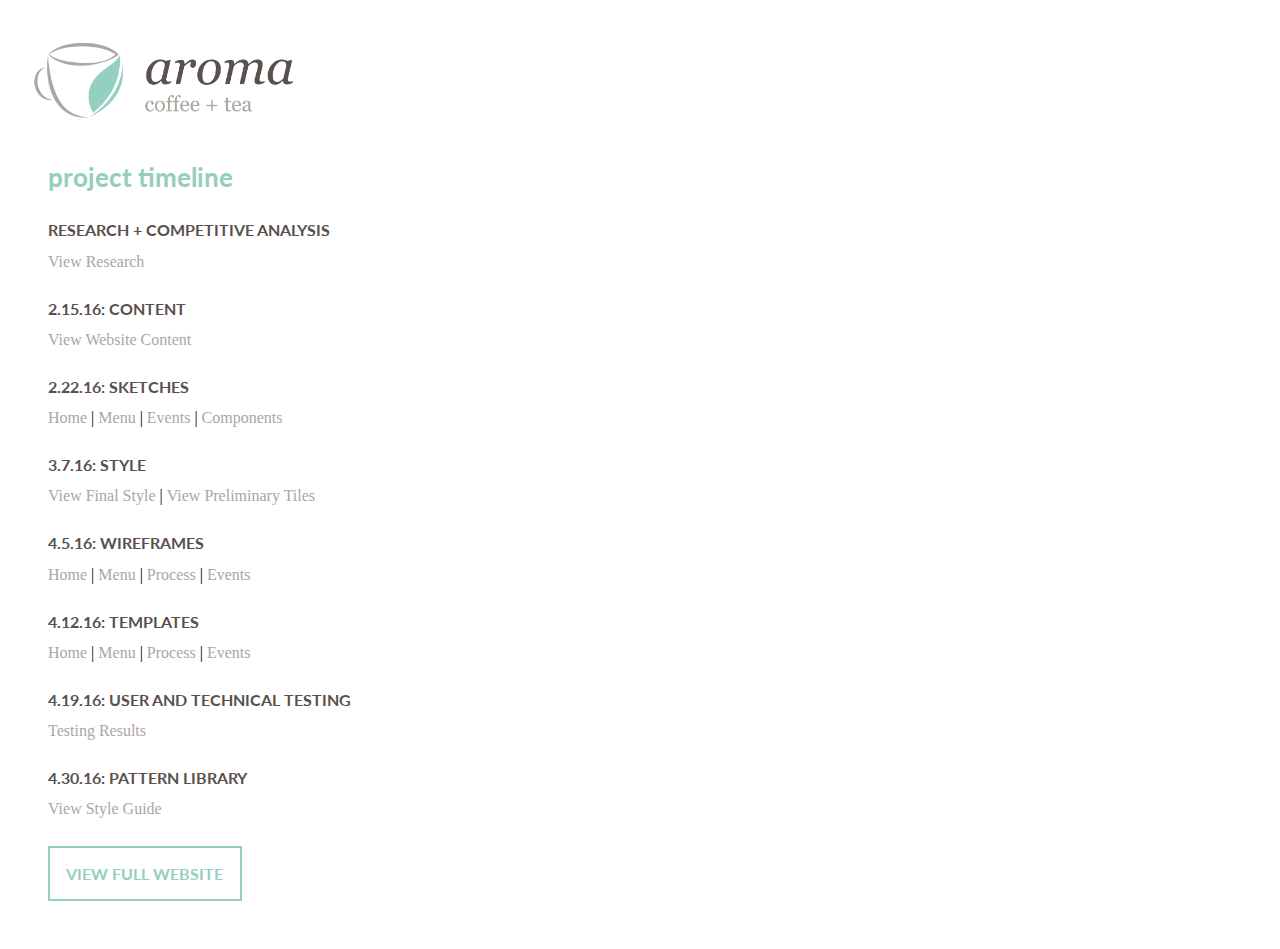
<file: index.html>
<!DOCTYPE html>
<html lang="en-us">
  <head>
    <meta charset="utf-8">
    <meta http-equiv="X-UA-Compatible" content="IE=edge">
    <meta name="viewport" content="width=device-width, initial-scale=1">
    <title>AROMA Coffee & Tea: Project Timeline</title>
    <link href="style.css" rel="stylesheet" type="text/css" media="screen" />
    <meta name="description" content="The project timeline for AROMA Coffee & Tea, which is a class project being created for Responsive Web Design at Kent State University.">
  </head>


  <body>

    <img src="assets/logo.png"></a>
    <h1>Project Timeline</h1>

    <h2>Research + Competitive Analysis</h2>
      <a href="research/aroma_research.pdf">View Research</a>

    <h2>2.15.16: Content</h2>
      <a href="https://drive.google.com/open?id=0B9UbMmD7RYVVLVRZa2hRZlJPQ2c">View Website Content</a>

    <h2>2.22.16: Sketches</h2>
      <a href="sketches/home.jpg">Home</a> |
      <a href="sketches/menu.jpg">Menu</a> |
      <a href="sketches/events.jpg">Events</a> |
      <a href="sketches/components.jpg">Components</a>

    <h2>3.7.16: Style</h2>
      <a href="style/aromastyle.pdf">View Final Style</a> |
      <a href="style/prelim_style.pdf">View Preliminary Tiles</a>

    <h2>4.5.16: Wireframes</h2>
      <a href="wireframes/index.html">Home</a> |
      <a href="wireframes/menu.html">Menu</a> |
      <a href="wireframes/process.html">Process</a> |
      <a href="wireframes/events.html">Events</a>

    <h2>4.12.16: Templates</h2>
      <a href="templates/index.html">Home</a> |
      <a href="templates/menu.html">Menu</a> |
      <a href="templates/process.html">Process</a> |
      <a href="templates/events.html">Events</a>

    <h2>4.19.16: User and Technical Testing</h2>
      <a href="https://drive.google.com/open?id=0B9UbMmD7RYVVLUdDYWhLUXFULWc">Testing Results</a>

    <h2>4.30.16: Pattern Library</h2>
    <a href="guide/index.html">View Style Guide</a>

    <a href="templates/index.html">
      <h2 class="live-website">
        View Full Website
      </h2>
    </a>

  </body>


</html>
</file>
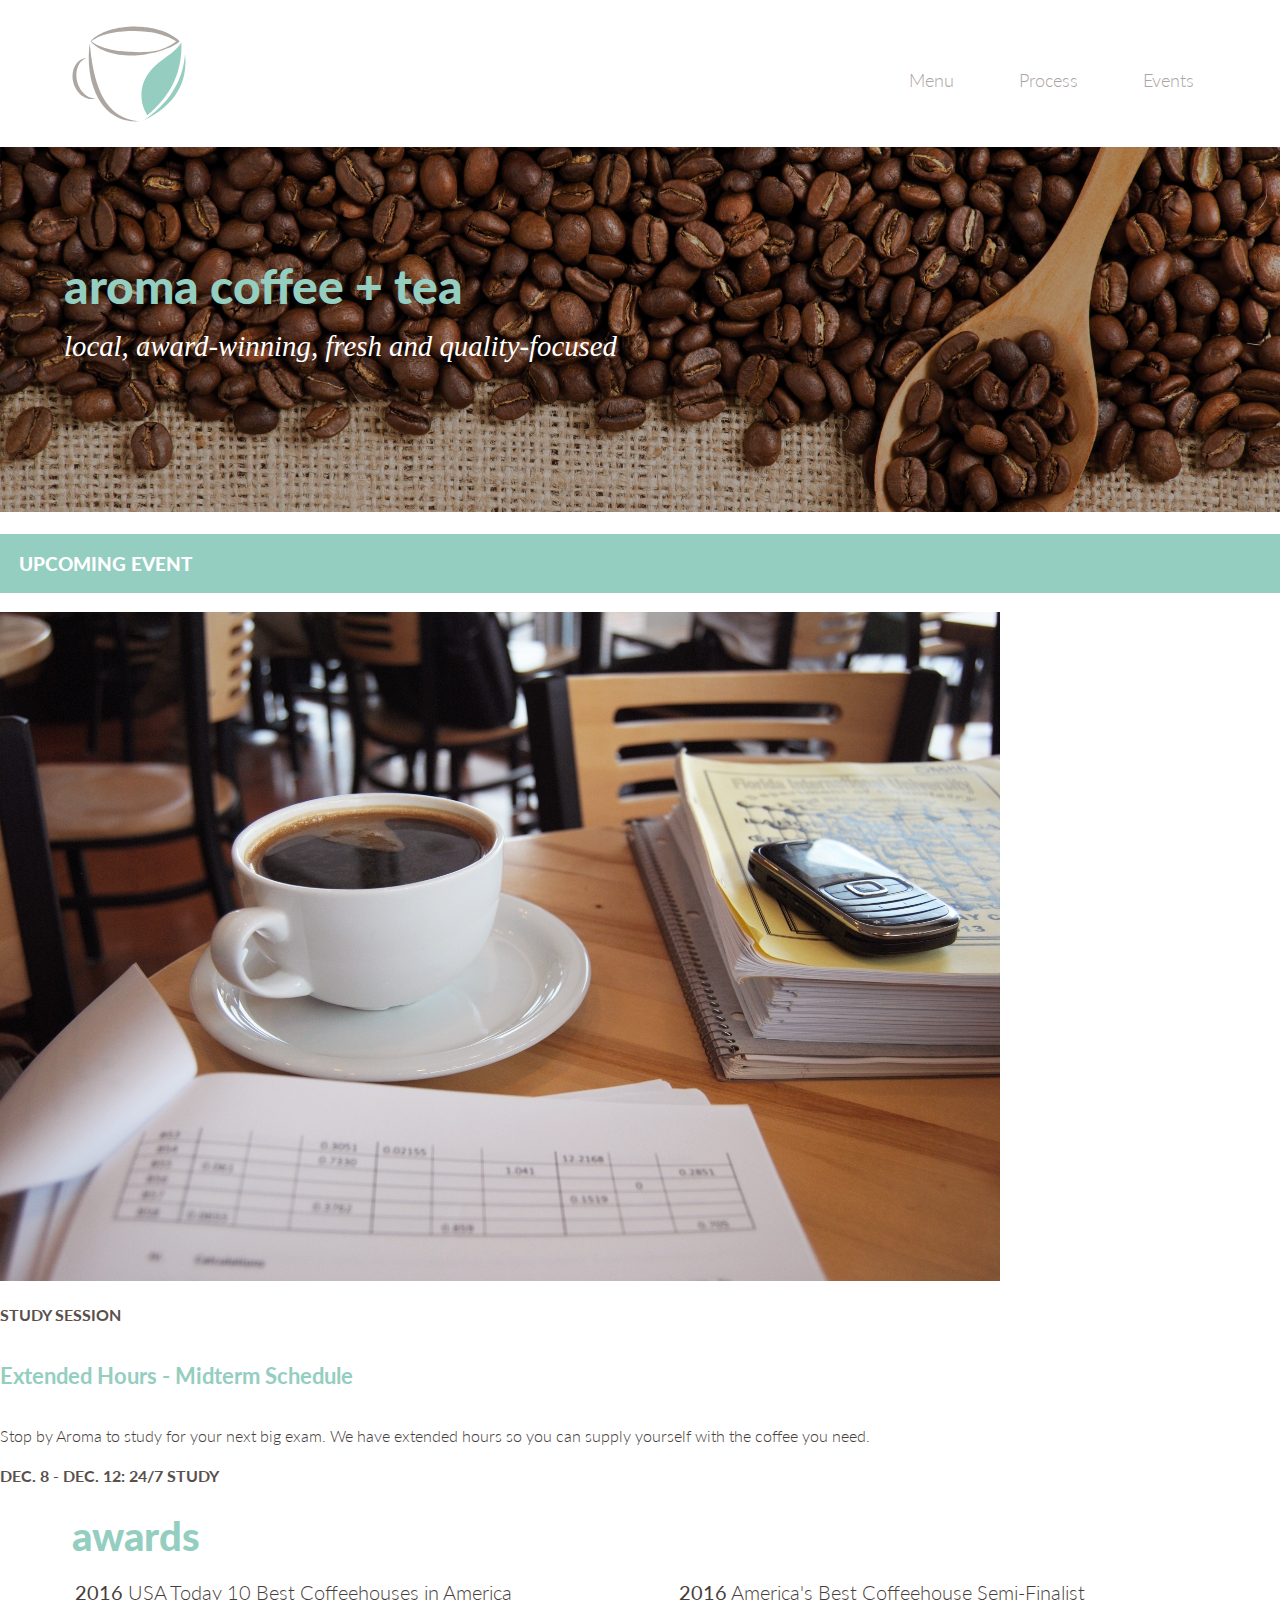
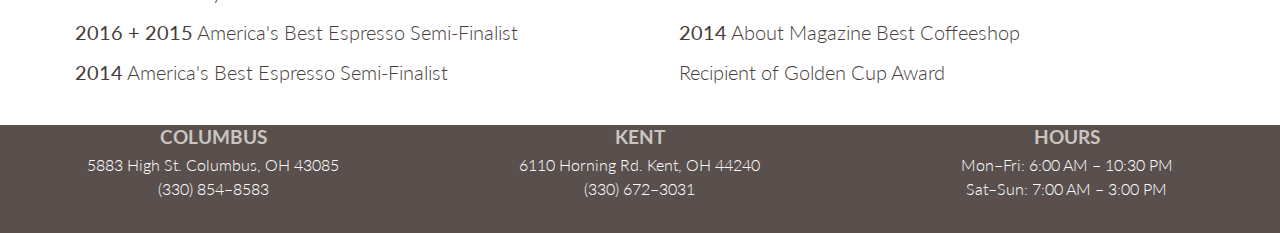
<file: prototypes/index.html>
<!DOCTYPE html>
<html lang="en-us">
  <head>
    <meta charset="utf-8">
    <meta http-equiv="X-UA-Compatible" content="IE=edge">
    <meta name="viewport" content="width=device-width, initial-scale=1">
    <title>Aroma Home Wireframes</title>
    <meta name="description" content="Page Description Goes Here">
    <link href="style.css" rel="stylesheet" type="text/css" media="screen" />
  </head>

  <body>
    <header>
      <a href="index.html">
        <img src="assets/logo.svg" class="logo" alt="Aroma Coffee and Tea Logo"></img>
      </a>

      <a href="#menu" class="menu-link">Menu</a>

      <nav id="menu" role="navigation">
      			<ul>
      				<li><a href="menu.html">Menu</a></li>
      				<li><a href="process.html">Process</a></li>
      				<li><a href="events.html">Events</a></li>
      			</ul>
      </nav>

    </header>

    <main>
      <div class="heading">
        <h1 class="hero">Aroma Coffee + Tea</h1>
        <h2 class="hero2">Local, award-winning, fresh and quality-focused</h2>
        <img src="assets/beans.jpg" class="heroimg" alt="Aroma Coffee Beans"></img>
      </div>

      <div class="eventblock">
        <h3>Upcoming Event</h3>
        <img src="assets/coffee.jpg" alt="coffee mug"></img>
        <h4>Study Session</h4>
        <h5>Extended Hours - Midterm Schedule</h5>
        <p>Stop by Aroma to study for your next big exam. We have extended hours so you can supply yourself with the coffee you need.</p>
        <h4>Dec. 8 - Dec. 12: 24/7 Study</h4>
      </div>

      <div class="awards">
        <h1>Awards</h1>
        <table class="table1">
            <tr>
              <td><strong>2016</strong> USA Today 10 Best Coffeehouses in America</td>
            </tr>
            <tr>
              <td><strong>2016 + 2015</strong> America's Best Espresso Semi-Finalist</td>
            </tr>
            <tr>
              <td><strong>2014</strong> America's Best Espresso Semi-Finalist</td>
            </tr>
            </table>

            <table class="table2">
              <tr>
                <td><strong>2016</strong> America's Best Coffeehouse Semi-Finalist</td>
              </tr>
              <tr>
                <td><strong>2014</strong> About Magazine Best Coffeeshop</td>
              </tr>
              <tr>
                <td>Recipient of Golden Cup Award</td>
              </tr>
            </table>
      </div>
    </main>



    <footer>

    <section class="columbus">
      <h6>Columbus</h6>
      <p>5883 High St. Columbus, OH 43085
        <br />
      (330) 854–8583</p>
    </section>

    <section class="kent">
      <h6>Kent</h6>
      <p>6110 Horning Rd. Kent, OH 44240
        <br>
      (330) 672–3031</p>
    </section>

    <section class="hours">
      <h6>Hours</h6>
      <p>Mon–Fri: 6:00 AM – 10:30 PM
        <br>
      Sat–Sun: 7:00 AM – 3:00 PM</p>
    </section>


    </footer>


  </body>
</html>



<script src="https://ajax.googleapis.com/ajax/libs/jquery/2.2.2/jquery.min.js"></script>
<script src="javascript.js"></script>
</file>
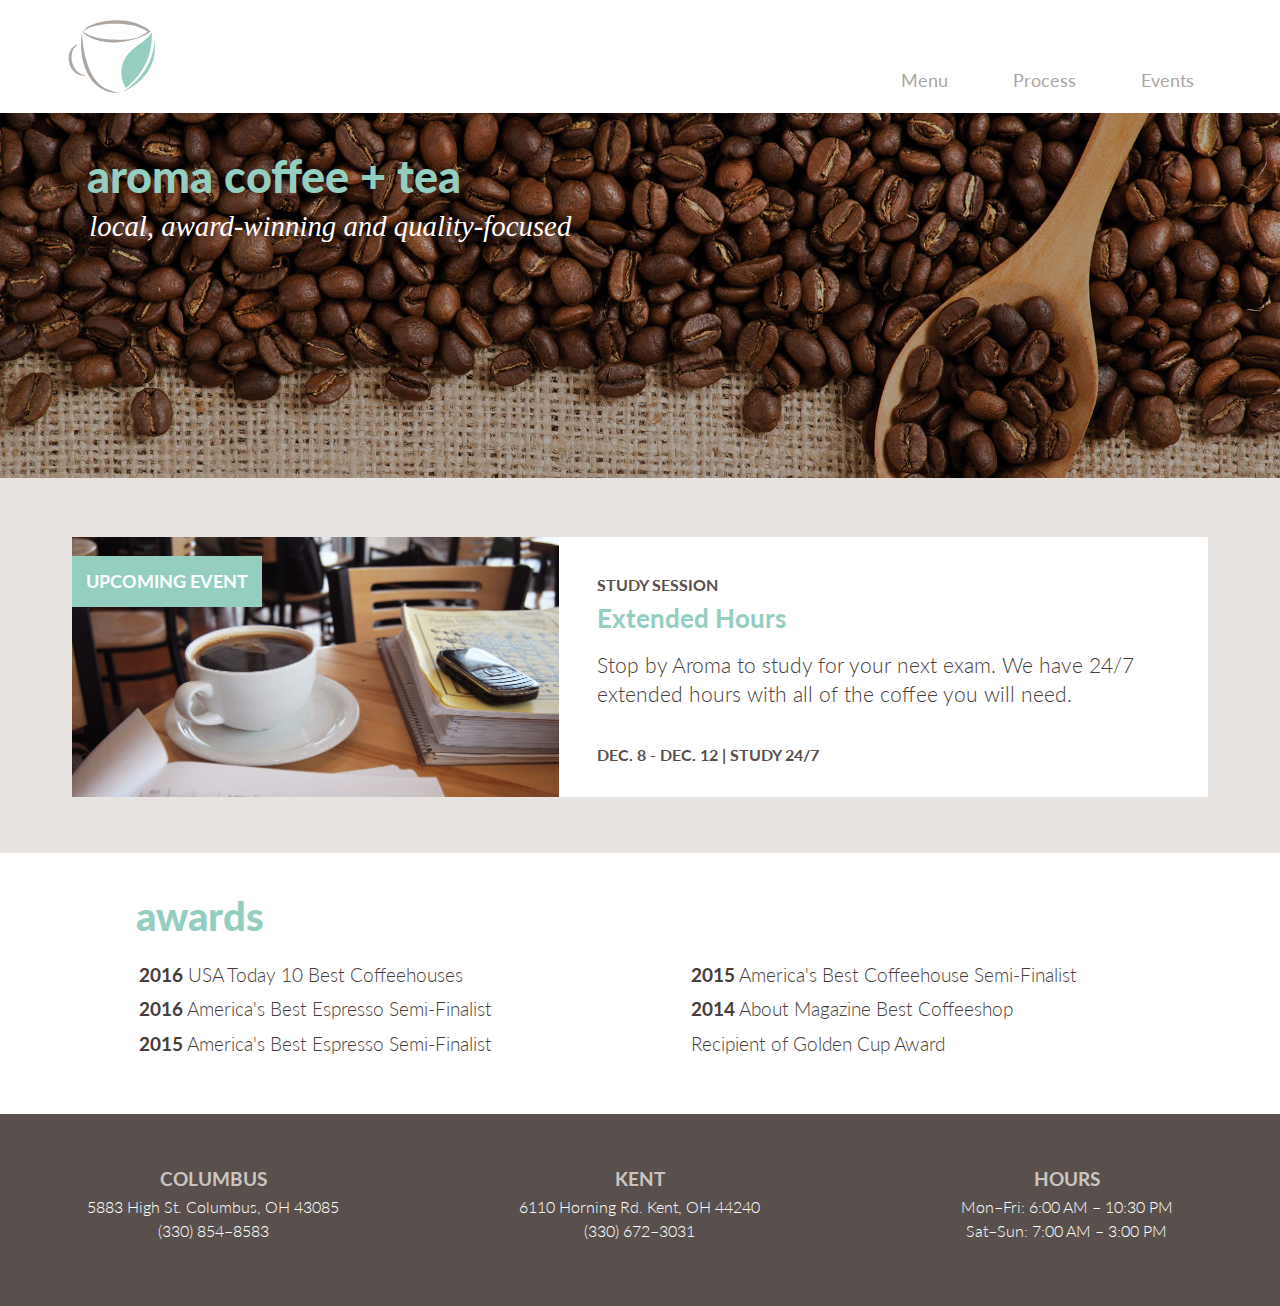
<file: templates/index.html>
<!DOCTYPE html>
<html lang="en-us">
  <head>
    <meta charset="utf-8">
    <meta http-equiv="X-UA-Compatible" content="IE=edge">
    <meta name="viewport" content="width=device-width, initial-scale=1">
    <title>Aroma Home Wireframes</title>
    <meta name="description" content="Page Description Goes Here">
  </head>

  <body>
    <header>
      <a href="index.html">
        <img src="assets/logo.svg" class="logo" alt="Aroma Coffee and Tea Logo"></img>
      </a>

      <a href="#menu" class="menu-link">Menu</a>

      <nav id="menu" role="navigation">
      			<ul>
      				<li><a href="menu.html">Menu</a></li>
      				<li><a href="process.html">Process</a></li>
      				<li><a href="events.html">Events</a></li>
      			</ul>
      </nav>
    </header>

    <main role="main">
      <div class="heading clearfix">
        <figure class="beanshome" role="banner">
            <img src="assets/beans.jpg" alt="Aroma Coffee Beans"/>
            <figcaption class="beanstext">
                <h1 class="hero">Aroma Coffee + Tea</h1>
                <h2 class="hero2">Local, award-winning and quality-focused</h2>
            </figcaption>
          </figure>
      </div>

      <div class="eventblock">
          <figure class="midtermphoto clearfix">
              <a href="events.html">
                <img src="assets/coffee.jpg" class="hoverimage" alt="Upcoming Event - Study Session"/>
              </a>
            <figcaption class="upcomingevent">
              Upcoming Event
            </figcaption>
          </figure>

          <div class="description clearfix">
            <div class="description-text">
              <h4>Study Session</h4>

              <h5 class="extendedhours"><a href="events.html">Extended Hours</a></h5>
              <p class="eventdescription">Stop by Aroma to study for your next exam. We have 24/7 extended hours with all of the coffee you will need.</p>

              <h4 class="eventdate">Dec. 8 - Dec. 12 | Study 24/7</h4>
            </div>
          </div>

      </div>



      <div class="awards clearfix">
        <h1>Awards</h1>
        <table class="table1">
            <tr>
              <td><strong>2016</strong> USA Today 10 Best Coffeehouses</td>
            </tr>
            <tr>
              <td><strong>2016</strong> America's Best Espresso Semi-Finalist</td>
            </tr>
            <tr>
              <td><strong>2015</strong> America's Best Espresso Semi-Finalist</td>
            </tr>
            </table>

            <table class="table2">
              <tr>
                <td><strong>2015</strong> America's Best Coffeehouse Semi-Finalist</td>
              </tr>
              <tr>
                <td><strong>2014</strong> About Magazine Best Coffeeshop</td>
              </tr>
              <tr>
                <td>Recipient of Golden Cup Award</td>
              </tr>
            </table>
      </div>
    </main>

      <footer class="clearfix" role="contentinfo">
        <div class="footer">
          <div class="columbus">
            <h1>Columbus</h1>
            <p>5883 High St. Columbus, OH 43085</p>
            <p>(330) 854–8583</p>
          </div>

          <div class="kent">
            <h1>Kent</h1>
            <p>6110 Horning Rd. Kent, OH 44240</p>
            <p>(330) 672–3031</p>
          </div>

          <div class="hours">
            <h1>Hours</h1>
            <p>Mon–Fri: 6:00 AM – 10:30 PM</p>
            <p>Sat–Sun: 7:00 AM – 3:00 PM</p>
          </div>
        </div>
      </footer>

  </body>
</html>

<link href="style.css" rel="stylesheet" type="text/css" media="screen" />

<script src="https://ajax.googleapis.com/ajax/libs/jquery/2.2.2/jquery.min.js"></script>
<script src="javascript.js"></script>
</file>
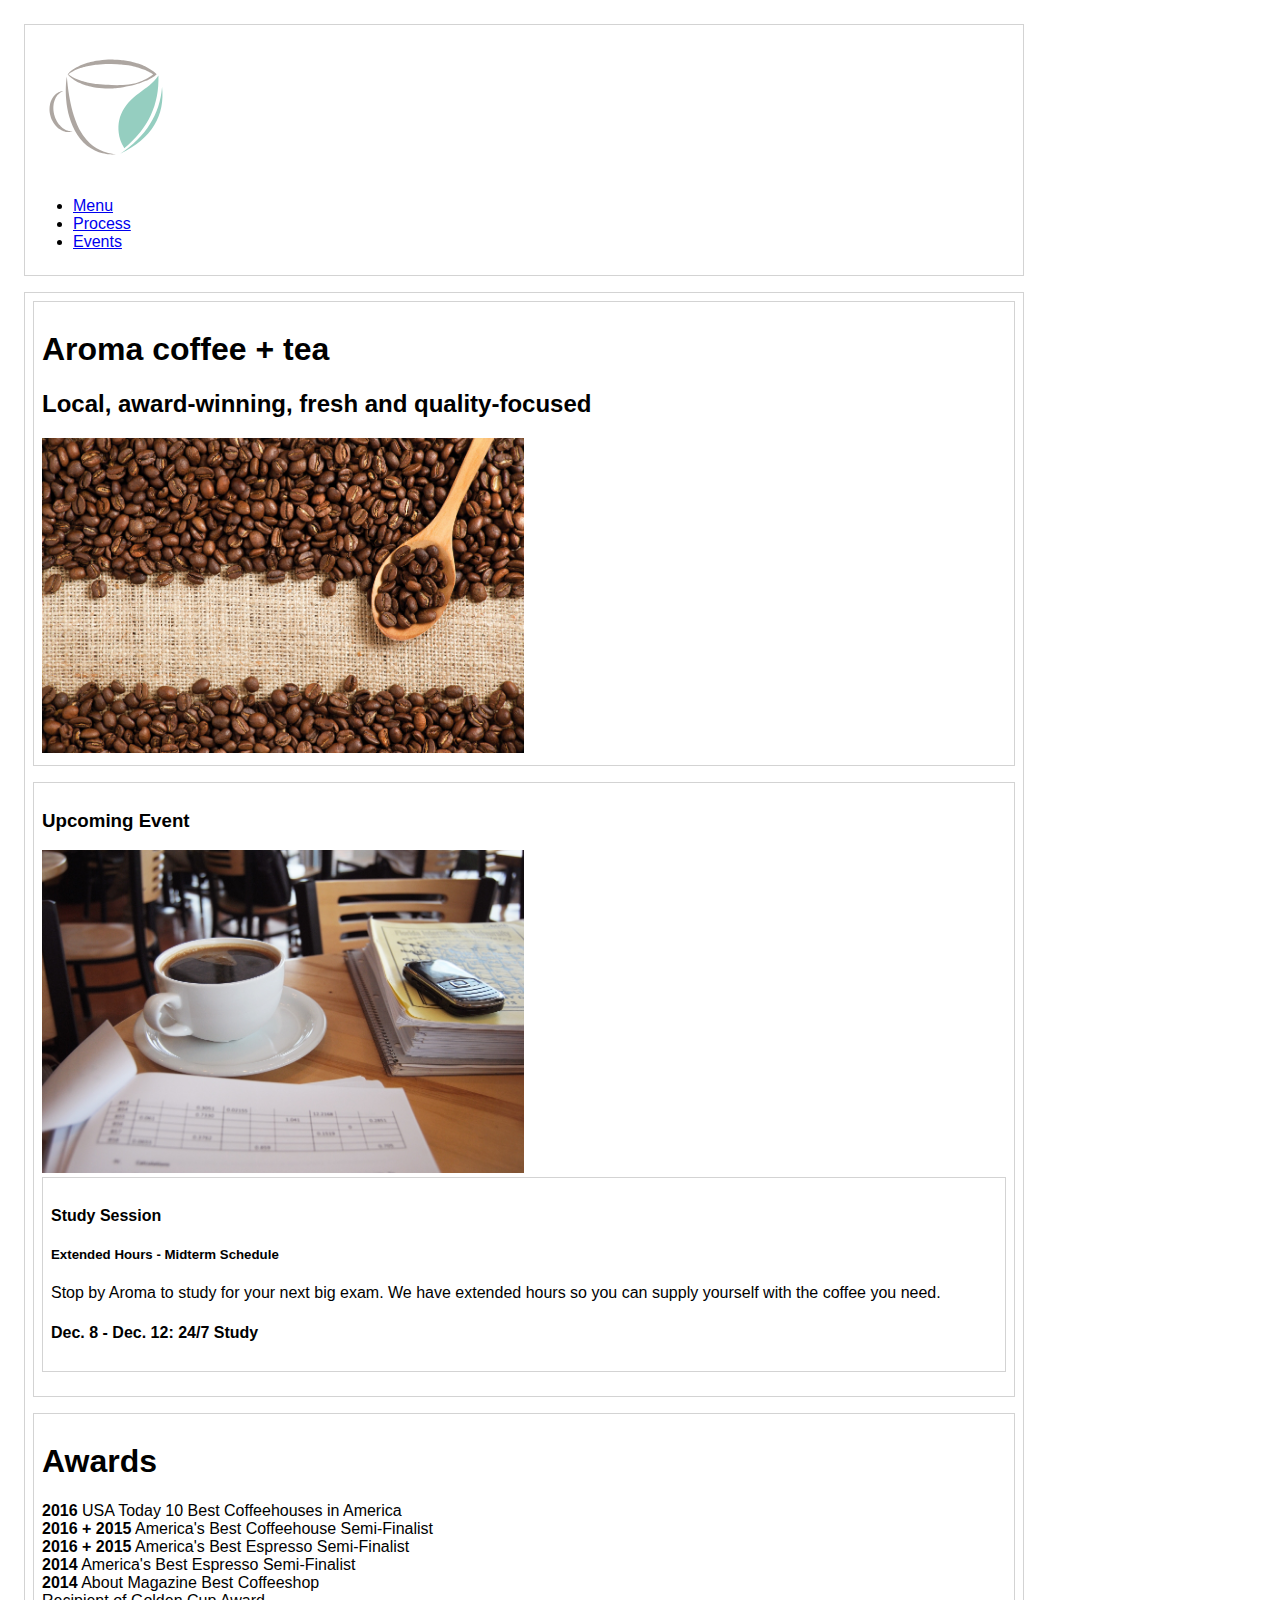
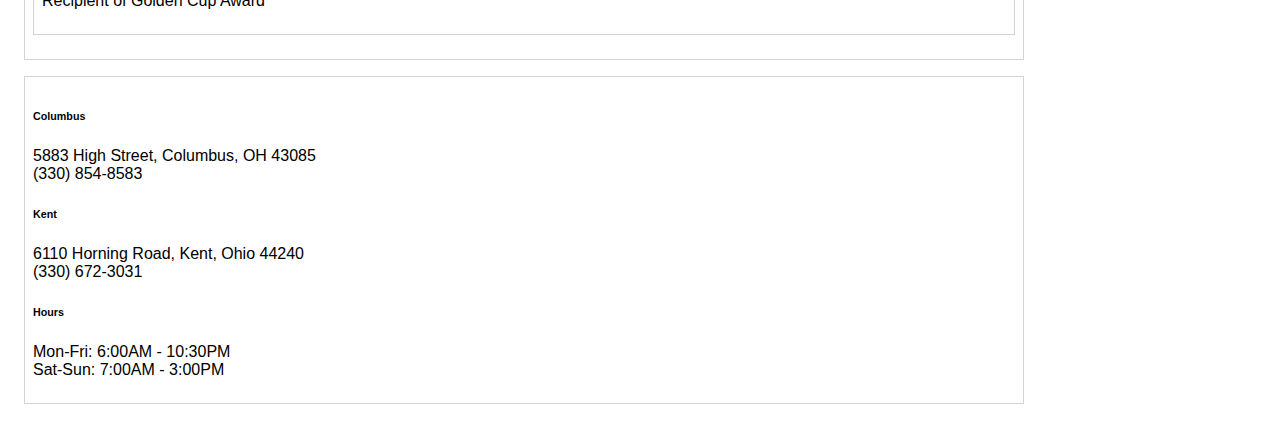
<file: wireframes/index.html>
<!DOCTYPE html>
<html lang="en-us">
  <head>
    <meta charset="utf-8">
    <meta http-equiv="X-UA-Compatible" content="IE=edge">
    <meta name="viewport" content="width=device-width, initial-scale=1">
    <title>Aroma Home Wireframes</title>
    <meta name="description" content="Page Description Goes Here">
    <link href="style.css" rel="stylesheet" type="text/css" media="screen" />
  </head>

  <body>
    <header>
      <a href="index.html">
        <img src="assets/logo.svg" alt="Aroma Coffee and Tea Logo"></img>
      </a>
      <nav>
        <ul>
          <li>
            <a href="menu.html">Menu</a>
          </li>
          <li>
            <a href="process.html">Process</a>
          </li>
          <li>
            <a href="events.html">Events</a>
          </li>
        </ul>
      </nav>
    </header>

    <main>
      <div class="heading">
        <h1>Aroma coffee + tea</h1>
        <h2>Local, award-winning, fresh and quality-focused</h2>
        <img src="assets/beans.jpg" alt="Aroma Coffee Beans"></img>
      </div>

    <div class="eventblock">
        <h3>Upcoming Event</h3>
        <img src="assets/coffee.jpg" alt="coffee mug"></img>
      <div class="text">
        <h4>Study Session</h4>
        <h5>Extended Hours - Midterm Schedule</h5>
        <p>Stop by Aroma to study for your next big exam. We have extended hours so you can supply yourself with the coffee you need.</p>
        <h4>Dec. 8 - Dec. 12: 24/7 Study</h4>
      </div>
    </div>

      <div class="awards">
        <h1>Awards</h1>
        <p><strong>2016</strong> USA Today 10 Best Coffeehouses in America
          <br>
          <strong>2016 + 2015</strong> America's Best Coffeehouse Semi-Finalist
          <br>
          <strong>2016 + 2015</strong> America's Best Espresso Semi-Finalist
          <br>
          <strong>2014</strong> America's Best Espresso Semi-Finalist
          <br>
          <strong>2014</strong> About Magazine Best Coffeeshop
          <br>
          Recipient of Golden Cup Award
        </div>
    </main>

    <footer>
      <h6>Columbus</h6>
      <p>5883 High Street, Columbus, OH 43085
        <br>
      (330) 854-8583</p>

      <h6>Kent</h6>
      <p>6110 Horning Road, Kent, Ohio 44240
        <br>
      (330) 672-3031</p>

      <h6>Hours</h6>
      <p>Mon-Fri: 6:00AM - 10:30PM
        <br>
      Sat-Sun: 7:00AM - 3:00PM</p>
    </footer>


  </body>
</html>
</file>
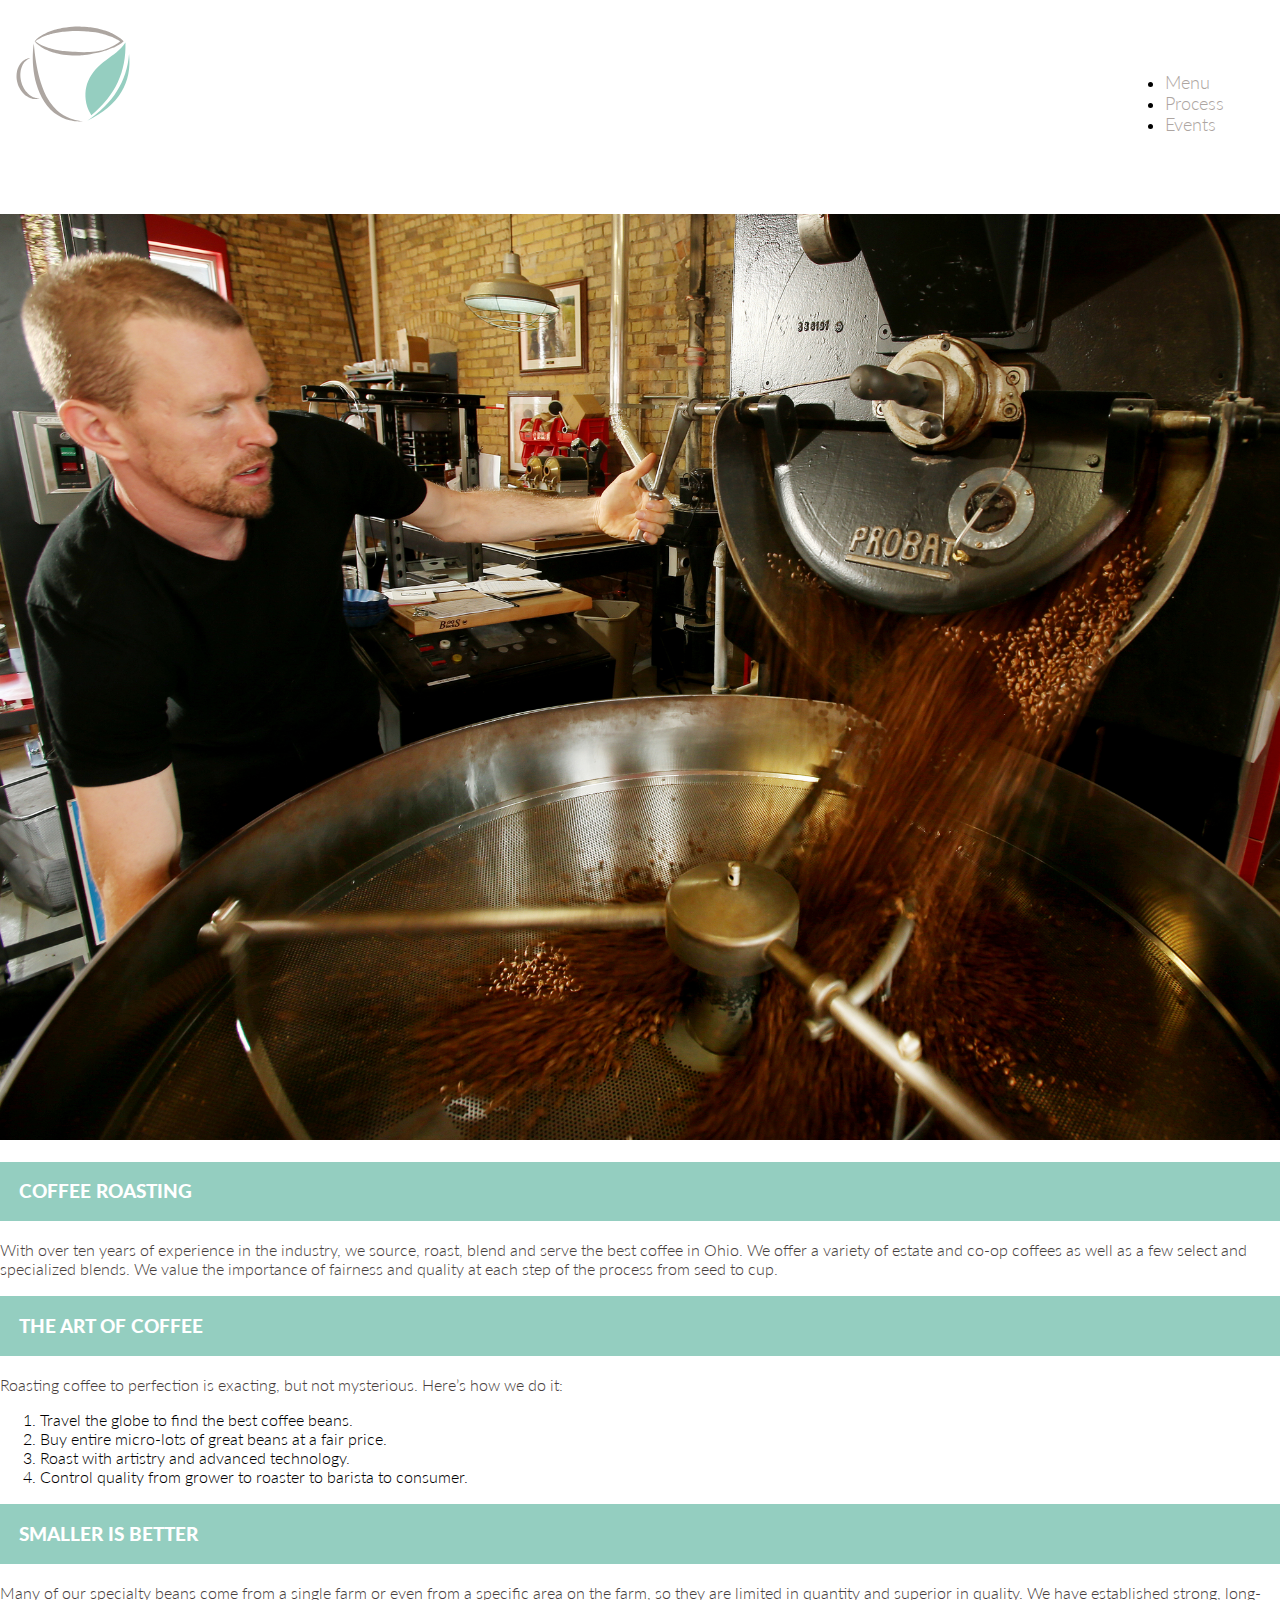
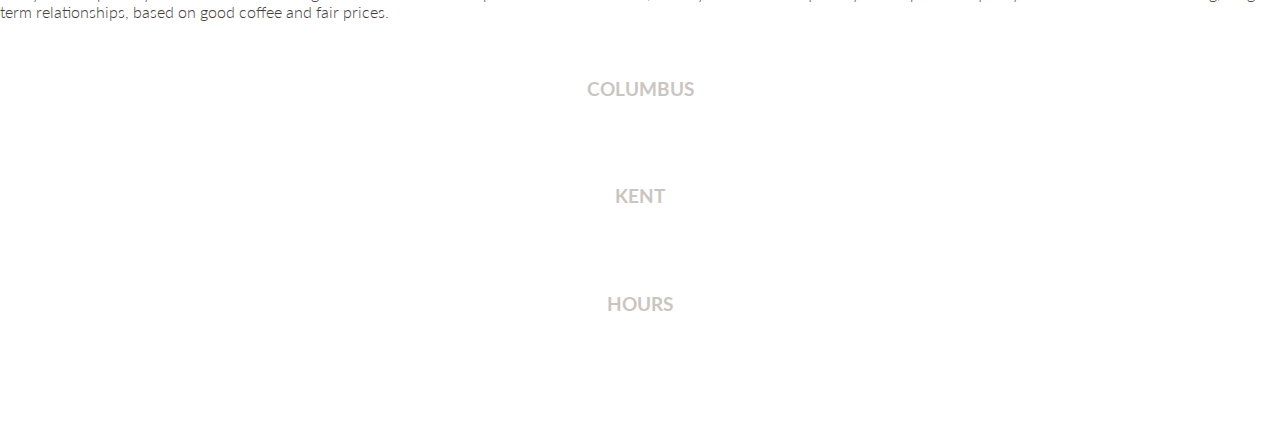
<file: prototypes/process.html>
<!DOCTYPE html>
<html lang="en-us">
  <head>
    <meta charset="utf-8">
    <meta http-equiv="X-UA-Compatible" content="IE=edge">
    <meta name="viewport" content="width=device-width, initial-scale=1">
    <title>Aroma Home Wireframes</title>
    <meta name="description" content="Page Description Goes Here">
    <link href="style.css" rel="stylesheet" type="text/css" media="screen" />
  </head>

  <body>
    <header>
      <a href="index.html">
        <img src="assets/logo.svg" alt="Aroma Coffee and Tea Logo"></img>
      </a>
      <nav>
        <ul>
          <li>
            <a href="menu.html">Menu</a>
          </li>
          <li>
            <a href="process.html">Process</a>
          </li>
          <li>
            <a href="events.html">Events</a>
          </li>
        </ul>
      </nav>
    </header>

    <main>
      <div class="process-heading">
        <h2>We personally source our beans and perfect them through the art and science of precision roasting.</h2>
        <img src="assets/process.jpg" alt="employee roasting coffee beans"></img>
      </div>

      <div class="roasting">
        <h3>Coffee Roasting</h3>
        <p>
        With over ten years of experience in the industry, we source, roast, blend and serve the best coffee in Ohio. We offer a variety of estate and co-op coffees as well as a few select and specialized blends. We value the importance of fairness and quality at each step of the process from seed to cup.
      </p>
    </div>

    <div class="art">
      <h3>The Art of Coffee</h3>
      <p>Roasting coffee to perfection is exacting, but not mysterious. Here’s how we do it:
			<ol>
        <li>Travel the globe to find the best coffee beans.</li>
        <li>Buy entire micro-lots of great beans at a fair price.</li>
        <li>Roast with artistry and advanced technology.</li>
        <li>Control quality from grower to roaster to barista to consumer.</li>
      </ol>
    </p>
  </div>

    <div class="better">
      <h3>Smaller is Better</h3>
      <p>Many of our specialty beans come from a single farm or even from a specific area on the farm, so they are limited in quantity and superior in quality. We have established strong, long-term relationships, based on good coffee and fair prices.
      </p>
    </div>

    </main>

    <footer>
      <h6>Columbus</h6>
      <p>5883 High Street, Columbus, OH 43085
        <br>
      (330) 854-8583</p>

      <h6>Kent</h6>
      <p>6110 Horning Road, Kent, Ohio 44240
        <br>
      (330) 672-3031</p>

      <h6>Hours</h6>
      <p>Mon-Fri: 6:00AM - 10:30PM
        <br>
      Sat-Sun: 7:00AM - 3:00PM</p>
    </footer>


  </body>
</html>
</file>
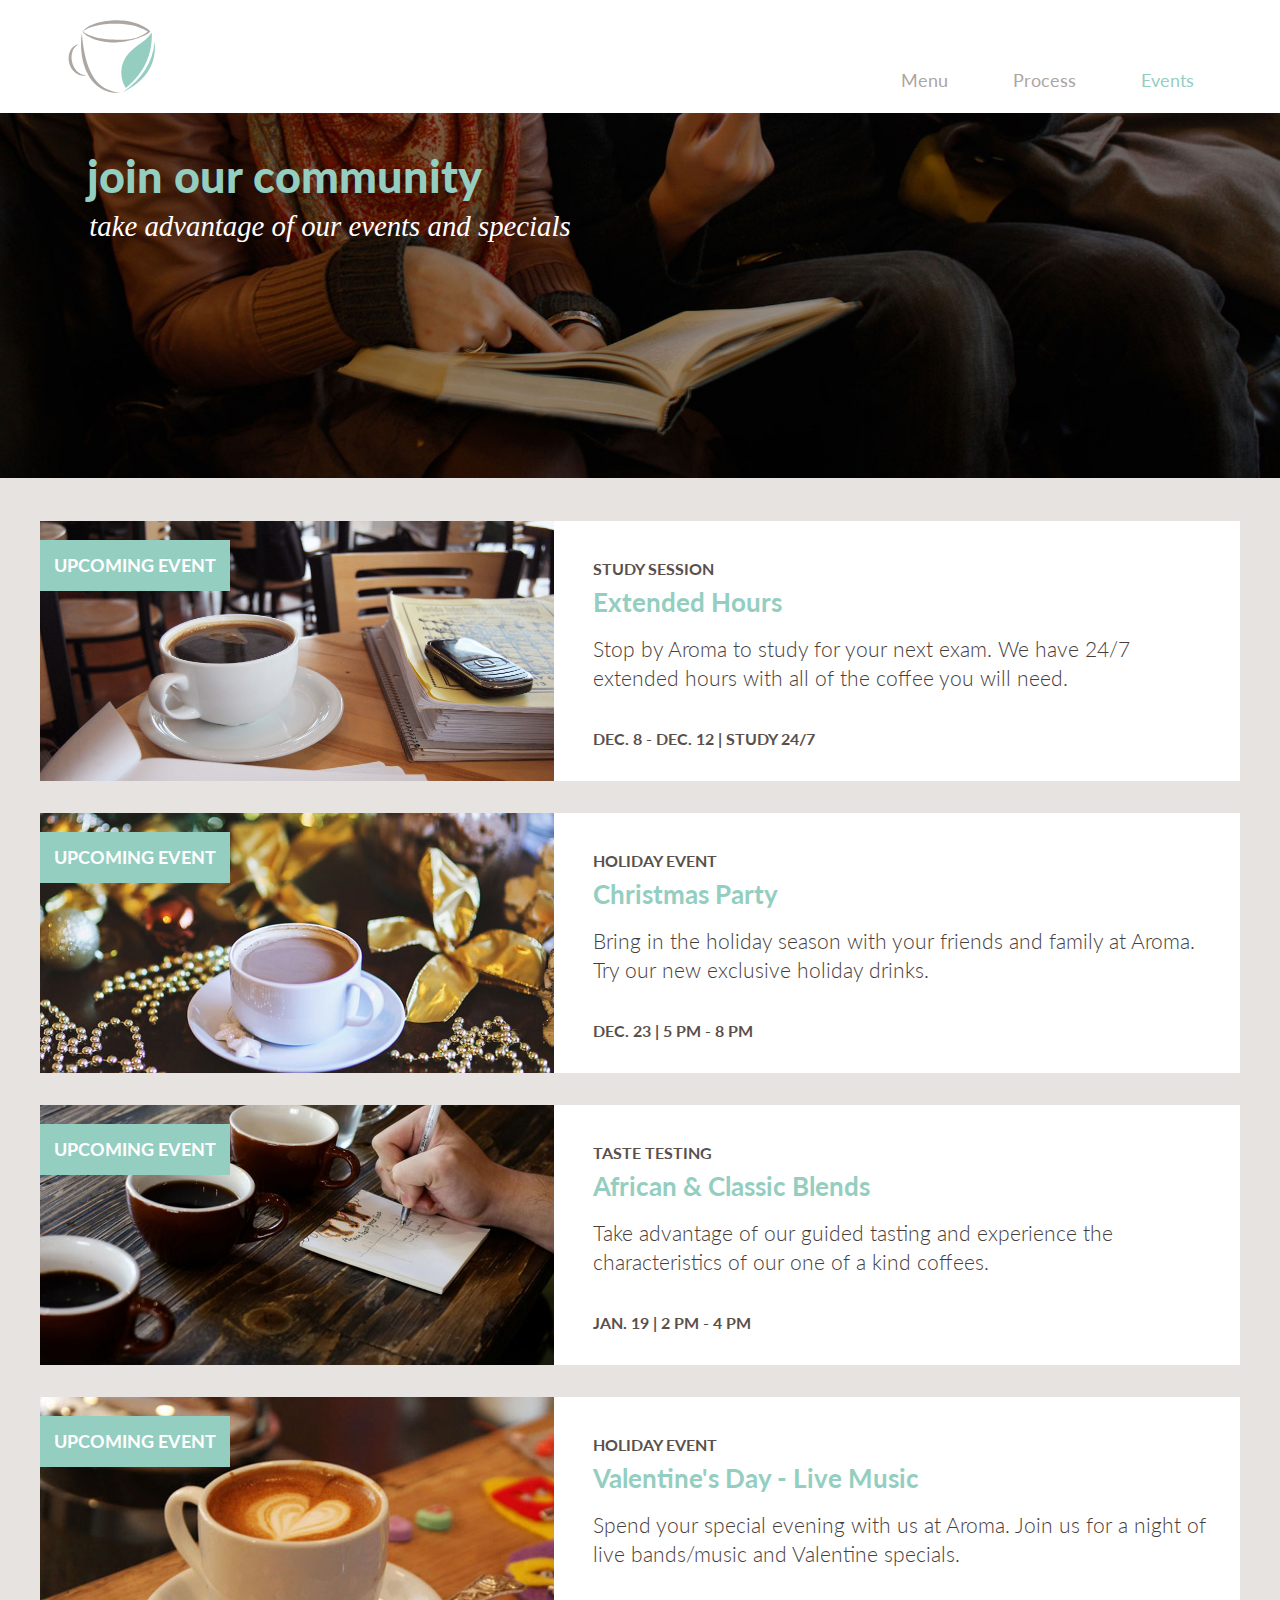
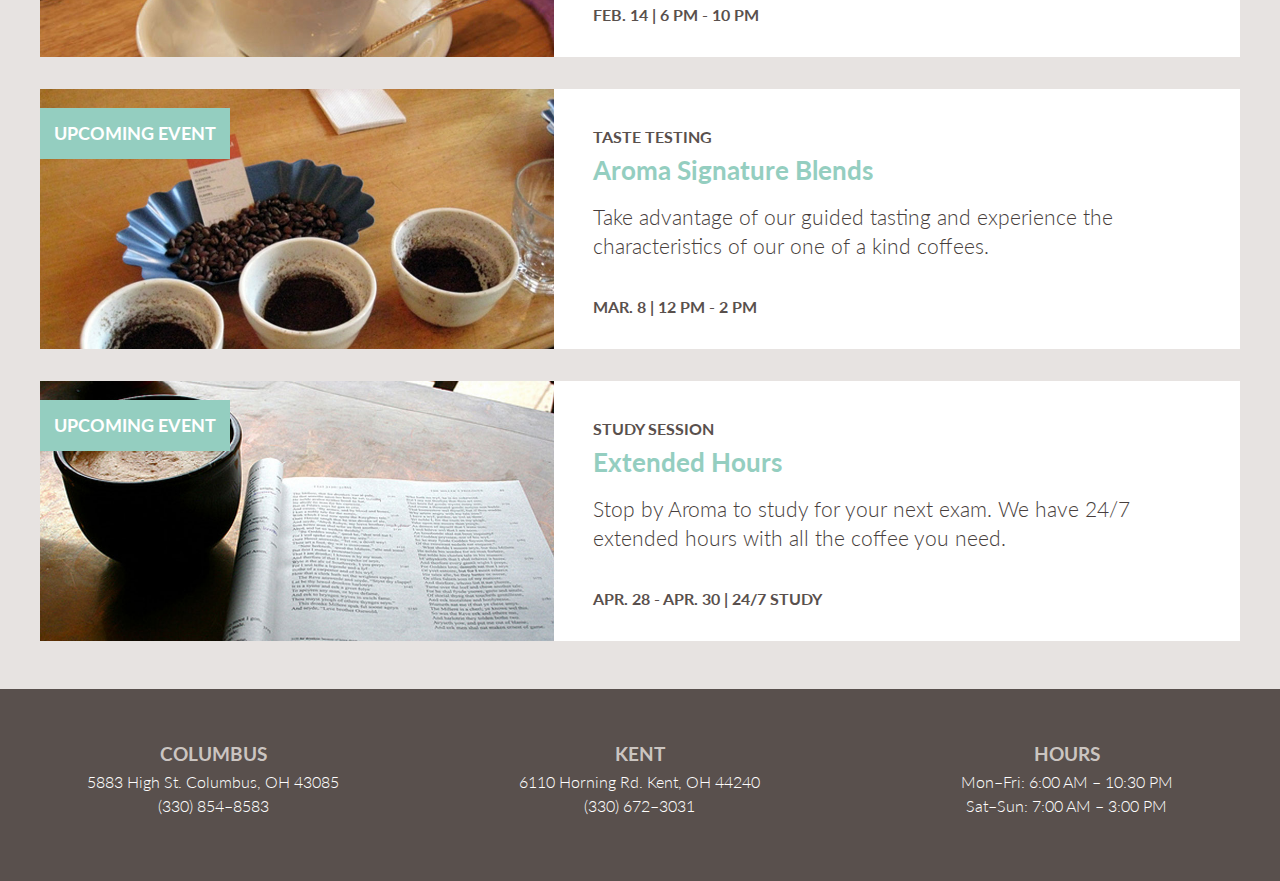
<file: templates/events.html>
<!DOCTYPE html>
<html lang="en-us">
  <head>
    <meta charset="utf-8">
    <meta http-equiv="X-UA-Compatible" content="IE=edge">
    <meta name="viewport" content="width=device-width, initial-scale=1">
    <title>Aroma Home Wireframes</title>
    <meta name="description" content="Page Description Goes Here">
  </head>

  <body>
    <header>
      <a href="index.html">
        <img src="assets/logo.svg" class="logo" alt="Aroma Coffee and Tea Logo"></img>
      </a>

      <a href="#menu" class="menu-link">Menu</a>

      <nav id="menu" role="navigation">
      			<ul>
      				<li><a href="menu.html">Menu</a></li>
      				<li><a href="process.html">Process</a></li>
      				<li><a class="events-active" href="events.html">Events</a></li>
      			</ul>
      </nav>
    </header>

    <main role="main">
      <div class="events-heading clearfix">
        <figure class="beanshome" role="banner">
            <img src="assets/events.jpg" alt="customers drinking coffee"/>
            <figcaption class="beanstext">
                <h1 class="hero">Join our community</h1>
                <h2 class="hero2">Take advantage of our events and specials</h2>
            </figcaption>
          </figure>
      </div>


<!-- Event Blocks -->

<div class="event-section">

<div class="eventblock-3">
    <figure class="midtermphoto clearfix">
      <img src="assets/coffee.jpg" alt="Upcoming Event - Study Session"/>
      <figcaption class="upcomingevent">
        Upcoming Event
      </figcaption>
    </figure>

    <div class="description clearfix">
      <div class="description-text">
        <h4>Study Session</h4>
        <h5 class="extendedhours">Extended Hours</h5>
        <p class="eventdescription">Stop by Aroma to study for your next exam. We have 24/7 extended hours with all of the coffee you will need.</p>
        <h4 class="eventdate">Dec. 8 - Dec. 12 | Study 24/7</h4>
    </div>
  </div>
</div>


<div class="eventblock-2">
    <figure class="midtermphoto clearfix">
      <img src="assets/christmas.jpg" alt="christmas decorations and coffee"/>
      <figcaption class="upcomingevent">
        Upcoming Event
      </figcaption>
    </figure>

    <div class="description clearfix">
      <div class="description-text">
        <h4>Holiday Event</h4>
        <h5 class="extendedhours">Christmas Party</h5>
        <p class="eventdescription">Bring in the holiday season with your friends and family at Aroma. Try our new exclusive holiday drinks.</p>
        <h4 class="eventdate">Dec. 23 | 5 PM - 8 PM</h4>
    </div>
  </div>
</div>

<div class="eventblock-2">
    <figure class="midtermphoto clearfix">
      <img src="assets/tasting.jpg" alt="multiple mugs for coffee taste testing"/>
      <figcaption class="upcomingevent">
        Upcoming Event
      </figcaption>
    </figure>

    <div class="description clearfix">
      <div class="description-text">
        <h4>Taste Testing</h4>
        <h5 class="extendedhours">African & Classic  Blends</h5>
        <p class="eventdescription">Take advantage of our guided tasting and experience the characteristics of our one of a kind coffees.</p>
        <h4 class="eventdate">Jan. 19 | 2 PM - 4 PM</h4>
      </div>
    </div>
</div>


<div class="eventblock-2">
    <figure class="midtermphoto clearfix">
      <img src="assets/valentines.jpg" alt="coffee mug with valentine heart-shaped latte"/>
      <figcaption class="upcomingevent">
        Upcoming Event
      </figcaption>
    </figure>

    <div class="description clearfix">
      <div class="description-text">
        <h4>Holiday Event</h4>
        <h5 class="extendedhours">Valentine's Day - Live Music</h5>
        <p class="eventdescription">Spend your special evening with us at Aroma. Join us for a night of live bands/music and Valentine specials.</p>
        <h4 class="eventdate">Feb. 14 | 6 PM - 10 PM</h4>
      </div>
    </div>
</div>

<div class="eventblock-2">
    <figure class="midtermphoto clearfix">
      <img src="assets/tasting2.jpg" alt="multiple cups filled with ground coffee beans"/>
      <figcaption class="upcomingevent">
        Upcoming Event
      </figcaption>
    </figure>

    <div class="description clearfix">
      <div class="description-text">
        <h4>Taste Testing</h4>
        <h5 class="extendedhours">Aroma Signature Blends</h5>
        <p class="eventdescription">Take advantage of our guided tasting and experience the characteristics of our one of a kind coffees.</p>
        <h4 class="eventdate">Mar. 8 | 12 PM - 2 PM</h4>
      </div>
    </div>
</div>

<div class="eventblock-2">
    <figure class="midtermphoto clearfix">
      <img src="assets/study.jpg" alt="coffee mug with book adjacent"/>
      <figcaption class="upcomingevent">
        Upcoming Event
      </figcaption>
    </figure>

    <div class="description clearfix">
      <div class="description-text">
        <h4>Study Session</h4>
        <h5 class="extendedhours">Extended Hours</h5>
        <p class="eventdescription">Stop by Aroma to study for your next exam. We have 24/7 extended hours with all the coffee you need.</p>
        <h4 class="eventdate">Apr. 28 - Apr. 30 | 24/7 Study</h4>
      </div>
    </div>
</div>

</div>

<!-- End of Event Blocks -->

    </main>

    <footer class="clearfix" role="contentinfo">
      <div class="footer">
        <div class="columbus">
          <h1>Columbus</h1>
          <p>5883 High St. Columbus, OH 43085</p>
          <p>(330) 854–8583</p>
        </div>

        <div class="kent">
          <h1>Kent</h1>
          <p>6110 Horning Rd. Kent, OH 44240</p>
          <p>(330) 672–3031</p>
        </div>

        <div class="hours">
          <h1>Hours</h1>
          <p>Mon–Fri: 6:00 AM – 10:30 PM</p>
          <p>Sat–Sun: 7:00 AM – 3:00 PM</p>
        </div>
      </div>
    </footer>


  </body>
</html>

<link href="style.css" rel="stylesheet" type="text/css" media="screen" />

<script src="https://ajax.googleapis.com/ajax/libs/jquery/2.2.2/jquery.min.js"></script>
<script src="javascript.js"></script>
</file>
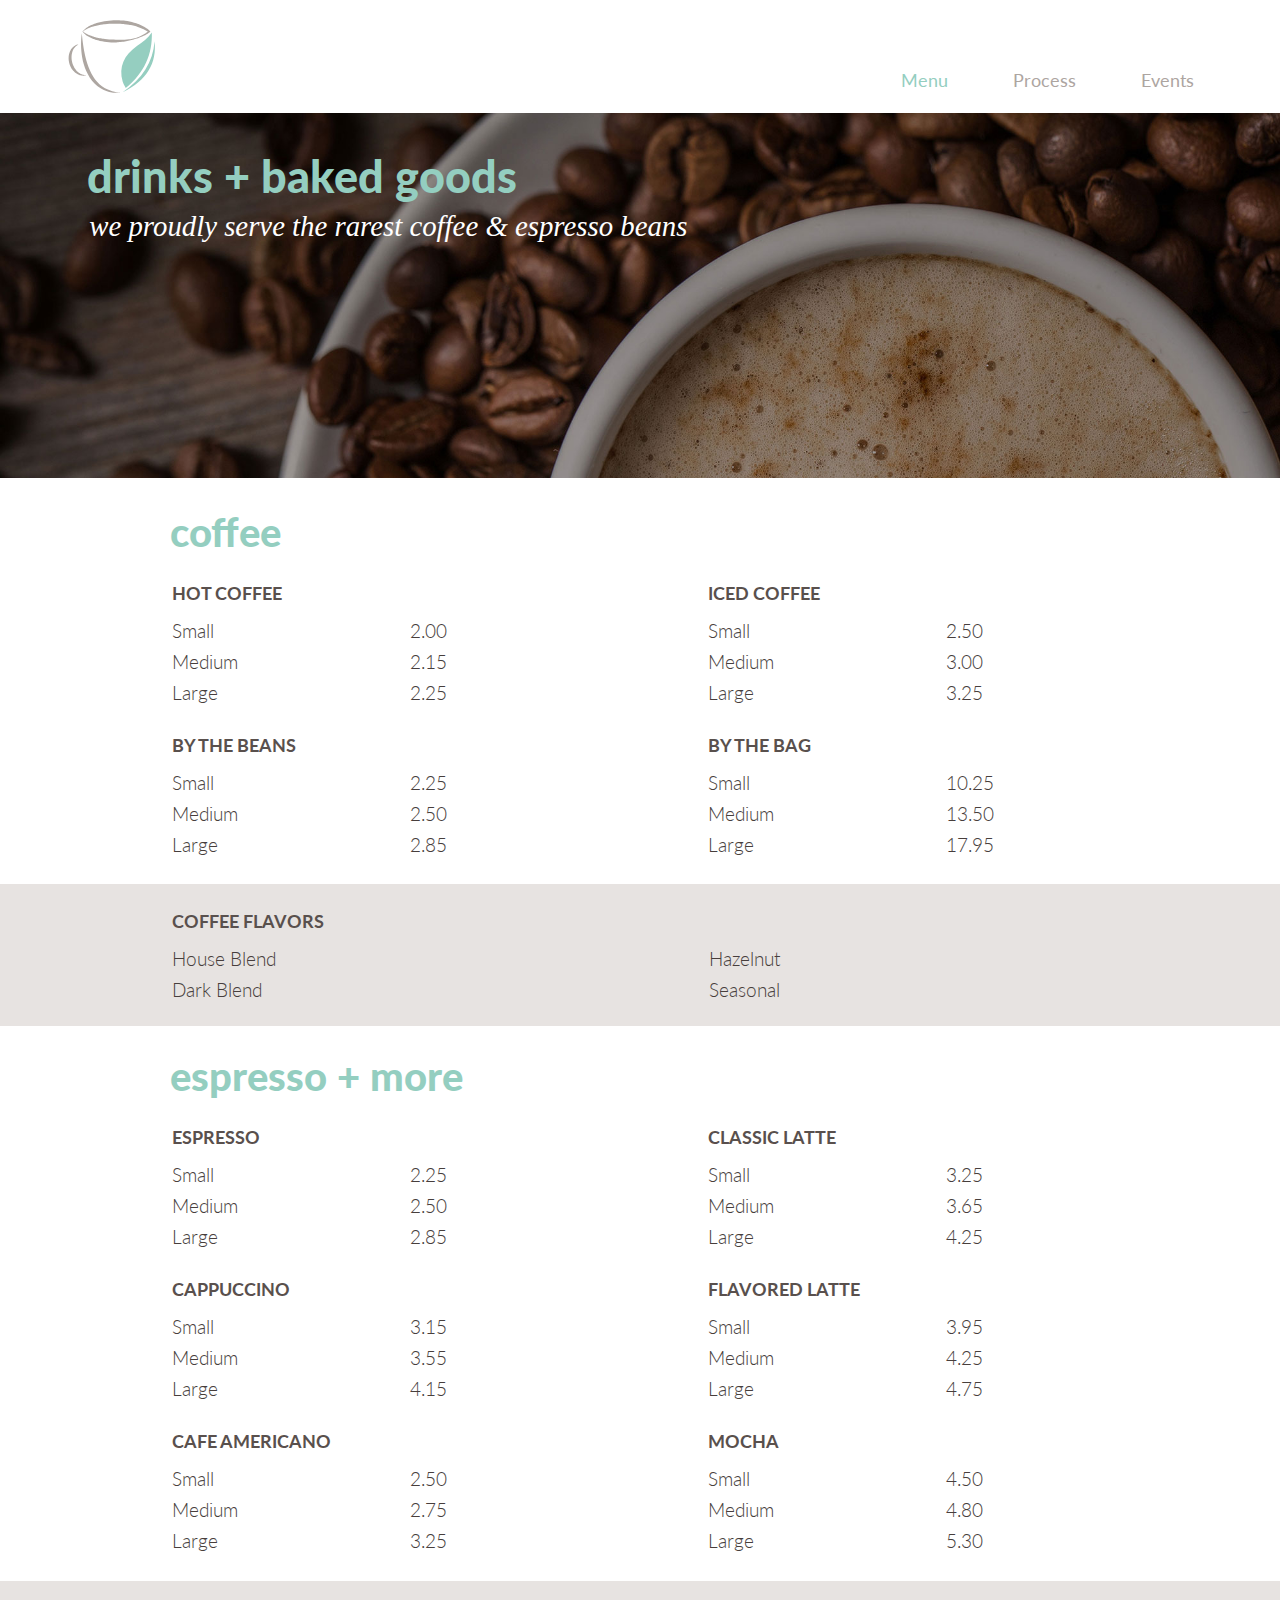
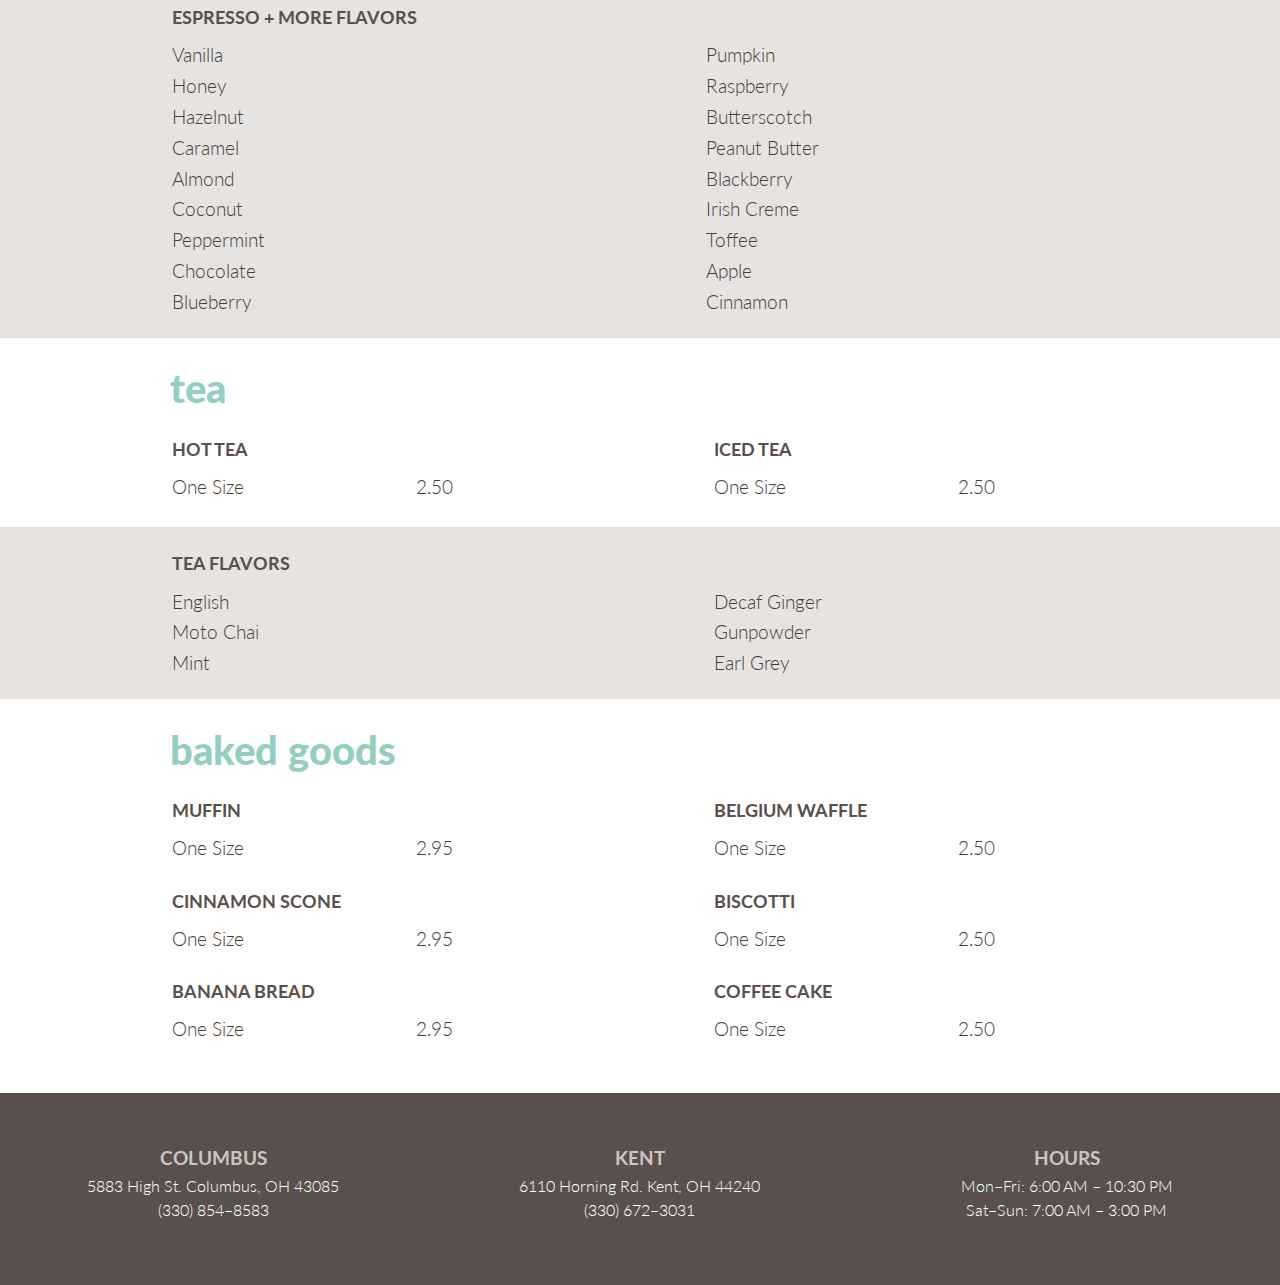
<file: templates/menu.html>
<!DOCTYPE html>
<html lang="en-us">
  <head>
    <meta charset="utf-8">
    <meta http-equiv="X-UA-Compatible" content="IE=edge">
    <meta name="viewport" content="width=device-width, initial-scale=1">
    <title>Aroma Home Wireframes</title>
    <meta name="description" content="Page Description Goes Here">
  </head>

  <body>
    <header>
      <a href="index.html">
        <img src="assets/logo.svg" class="logo" alt="Aroma Coffee and Tea Logo"></img>
      </a>

      <a href="#menu" class="menu-link">Menu</a>

      <nav id="menu" role="navigation">
      			<ul>
      				<li><a class="menu-active" href="menu.html">Menu</a></li>
      				<li><a href="process.html">Process</a></li>
      				<li><a href="events.html">Events</a></li>
      			</ul>
      </nav>
    </header>


    <main role="main">
      <div class="menu-heading clearfix">
        <figure class="beanshome-2" role="banner">
            <img src="assets/menu.jpg" alt="cup of coffee and beans"/>
            <figcaption class="beanstext">
                <h1 class="hero">Drinks + Baked Goods</h1>
                <h2 class="hero2">We proudly serve the rarest coffee & espresso beans</h2>
            </figcaption>
          </figure>
      </div>

<div class="menu-block clearfix">

      <div class="coffee clearfix">
      <h1>Coffee</h1>

      <div class="hotcoffee clearfix">
        <h4>Hot Coffee</h4>
        <table>
          <tr>
            <td>Small</td>
            <td>2.00</td>
          </tr>
          <tr>
            <td>Medium</td>
            <td>2.15</td>
          </tr>
          <tr>
            <td>Large</td>
            <td>2.25</td>
          </tr>
        </table>
      </div>

      <div class="icedcoffee clearfix">
        <h4>Iced Coffee</h4>
        <table>
          <tr>
            <td>Small</td>
            <td>2.50</td>
          </tr>
          <tr>
            <td>Medium</td>
            <td>3.00</td>
          </tr>
          <tr>
            <td>Large</td>
            <td>3.25</td>
          </tr>
        </table>
      </div>

      <div class="bybeans clearfix">
        <h4>By The Beans</h4>
        <table>
          <tr>
            <td>Small</td>
            <td>2.25</td>
          </tr>
          <tr>
            <td>Medium</td>
            <td>2.50</td>
          </tr>
          <tr>
            <td>Large</td>
            <td>2.85</td>
          </tr>
        </table>
      </div>

      <div class="bybag clearfix">
        <h4>By The Bag</h4>
        <table>
          <tr>
            <td>Small</td>
            <td>10.25</td>
          </tr>
          <tr>
            <td>Medium</td>
            <td>13.50</td>
          </tr>
          <tr>
            <td>Large</td>
            <td>17.95</td>
          </tr>
        </table>
      </div>

      <div class="flavors clearfix">
            <h4>Coffee Flavors</h4>
            <table>
              <tr>
                <td>House Blend</td>
                <td class="flavor2">Hazelnut</td>
              </tr>
              <tr>
                <td>Dark Blend</td>
                <td class="flavor2">Seasonal</td>
              </tr>
            </table>
      </div>

      </div>


      <div class="espressomore clearfix">
      <h1>Espresso + More</h1>

      <div class="espresso clearfix">
        <h4>Espresso</h4>
        <table>
          <tr>
            <td>Small</td>
            <td>2.25</td>
          </tr>
          <tr>
            <td>Medium</td>
            <td>2.50</td>
          </tr>
          <tr>
            <td>Large</td>
            <td>2.85</td>
          </tr>
        </table>
      </div>

      <div class="classiclatte clearfix">
        <h4>Classic Latte</h4>
        <table>
          <tr>
            <td>Small</td>
            <td>3.25</td>
          </tr>
          <tr>
            <td>Medium</td>
            <td>3.65</td>
          </tr>
          <tr>
            <td>Large</td>
            <td>4.25</td>
          </tr>
        </table>
      </div>

      <div class="cappuccino clearfix">
        <h4>Cappuccino</h4>
        <table>
          <tr>
            <td>Small</td>
            <td>3.15</td>
          </tr>
          <tr>
            <td>Medium</td>
            <td>3.55</td>
          </tr>
          <tr>
            <td>Large</td>
            <td>4.15</td>
          </tr>
        </table>
      </div>

      <div class="flavoredlatte clearfix">
        <h4>Flavored Latte</h4>
        <table>
          <tr>
            <td>Small</td>
            <td>3.95</td>
          </tr>
          <tr>
            <td>Medium</td>
            <td>4.25</td>
          </tr>
          <tr>
            <td>Large</td>
            <td>4.75</td>
          </tr>
        </table>
      </div>

      <div class="cafeamericano clearfix">
        <h4>Cafe Americano</h4>
        <table>
          <tr>
            <td>Small</td>
            <td>2.50</td>
          </tr>
          <tr>
            <td>Medium</td>
            <td>2.75</td>
          </tr>
          <tr>
            <td>Large</td>
            <td>3.25</td>
          </tr>
        </table>
      </div>

      <div class="mocha clearfix">
        <h4>Mocha</h4>
        <table>
          <tr>
            <td>Small</td>
            <td>4.50</td>
          </tr>
          <tr>
            <td>Medium</td>
            <td>4.80</td>
          </tr>
          <tr>
            <td>Large</td>
            <td>5.30</td>
          </tr>
        </table>
      </div>

      <div class="flavors">
            <h4>Espresso + More Flavors</h4>
            <table>
              <tr>
                <td>Vanilla</td>
                <td class="flavor2">Pumpkin</td>
              </tr>
              <tr>
                <td>Honey</td>
                <td class="flavor2">Raspberry</td>
              </tr>
              <tr>
                <td>Hazelnut</td>
                <td class="flavor2">Butterscotch</td>
              </tr>
              <tr>
                <td>Caramel</td>
                <td class="flavor2">Peanut Butter</td>
              </tr>
              <tr>
                <td>Almond</td>
                <td class="flavor2">Blackberry</td>
              </tr>
              <tr>
                <td>Coconut</td>
                <td class="flavor2">Irish Creme</td>
              </tr>
              <tr>
                <td>Peppermint</td>
                <td class="flavor2">Toffee</td>
              </tr>
              <tr>
                <td>Chocolate</td>
                <td class="flavor2">Apple</td>
              </tr>
              <tr>
                <td>Blueberry</td>
                <td class="flavor2">Cinnamon</td>
              </tr>
            </table>
      </div>

      </div>



      <div class="tea clearfix">
      <h1>Tea</h1>

      <div class="hottea clearfix">
        <h4>Hot Tea</h4>
        <table>
          <tr>
            <td>One Size</td>
            <td>2.50</td>
          </tr>
        </table>
      </div>

      <div class="icedtea clearfix">
        <h4>Iced Tea</h4>
        <table>
          <tr>
            <td>One Size</td>
            <td>2.50</td>
          </tr>
        </table>
      </div>

      <div class="flavors">
            <h4>Tea Flavors</h4>
            <table>
              <tr>
                <td>English</td>
                <td class="flavor2">Decaf Ginger</td>
              </tr>
              <tr>
                <td>Moto Chai</td>
                <td class="flavor2">Gunpowder</td>
              </tr>
              <tr>
                <td> Mint</td>
                <td class="flavor2">Earl Grey</td>
              </tr>
            </table>
      </div>

      </div>


      <div class="baked clearfix">
      <h1>Baked Goods</h1>

      <div class="muffin clearfix">
        <h4>Muffin</h4>
        <table>
          <tr>
            <tr>
              <td>One Size</td>
              <td>2.95</td>
          </tr>
        </table>
      </div>

      <div class="waffle clearfix">
        <h4>Belgium Waffle</h4>
        <table>
          <tr>
            <tr>
              <td>One Size</td>
              <td>2.50</td>
          </tr>
        </table>
      </div>

      <div class="scone clearfix">
        <h4>Cinnamon Scone</h4>
        <table>
          <tr>
            <tr>
              <td>One Size</td>
              <td>2.95</td>
          </tr>
        </table>
      </div>

      <div class="biscotti clearfix">
        <h4>Biscotti</h4>
        <table>
          <tr>
            <td>One Size</td>
            <td>2.50</td>
          </tr>
        </table>
      </div>

      <div class="bread clearfix">
        <h4>Banana Bread</h4>
        <table>
          <tr>
            <tr>
              <td>One Size</td>
              <td>2.95</td>
          </tr>
        </table>
      </div>

      <div class="cake clearfix">
        <h4>Coffee Cake</h4>
        <table>
          <tr>
            <tr>
              <td>One Size</td>
              <td>2.50</td>
          </tr>
        </table>
      </div>

      </div>





    </div>

  </div>

    </main>

    <footer class="clearfix" role="contentinfo">
      <div class="footer">
        <div class="columbus">
          <h1>Columbus</h1>
          <p>5883 High St. Columbus, OH 43085</p>
          <p>(330) 854–8583</p>
        </div>

        <div class="kent">
          <h1>Kent</h1>
          <p>6110 Horning Rd. Kent, OH 44240</p>
          <p>(330) 672–3031</p>
        </div>

        <div class="hours">
          <h1>Hours</h1>
          <p>Mon–Fri: 6:00 AM – 10:30 PM</p>
          <p>Sat–Sun: 7:00 AM – 3:00 PM</p>
        </div>
      </div>
    </footer>


  </body>
</html>

<link href="style.css" rel="stylesheet" type="text/css" media="screen" />

<script src="https://ajax.googleapis.com/ajax/libs/jquery/2.2.2/jquery.min.js"></script>
<script src="javascript.js"></script>
</file>
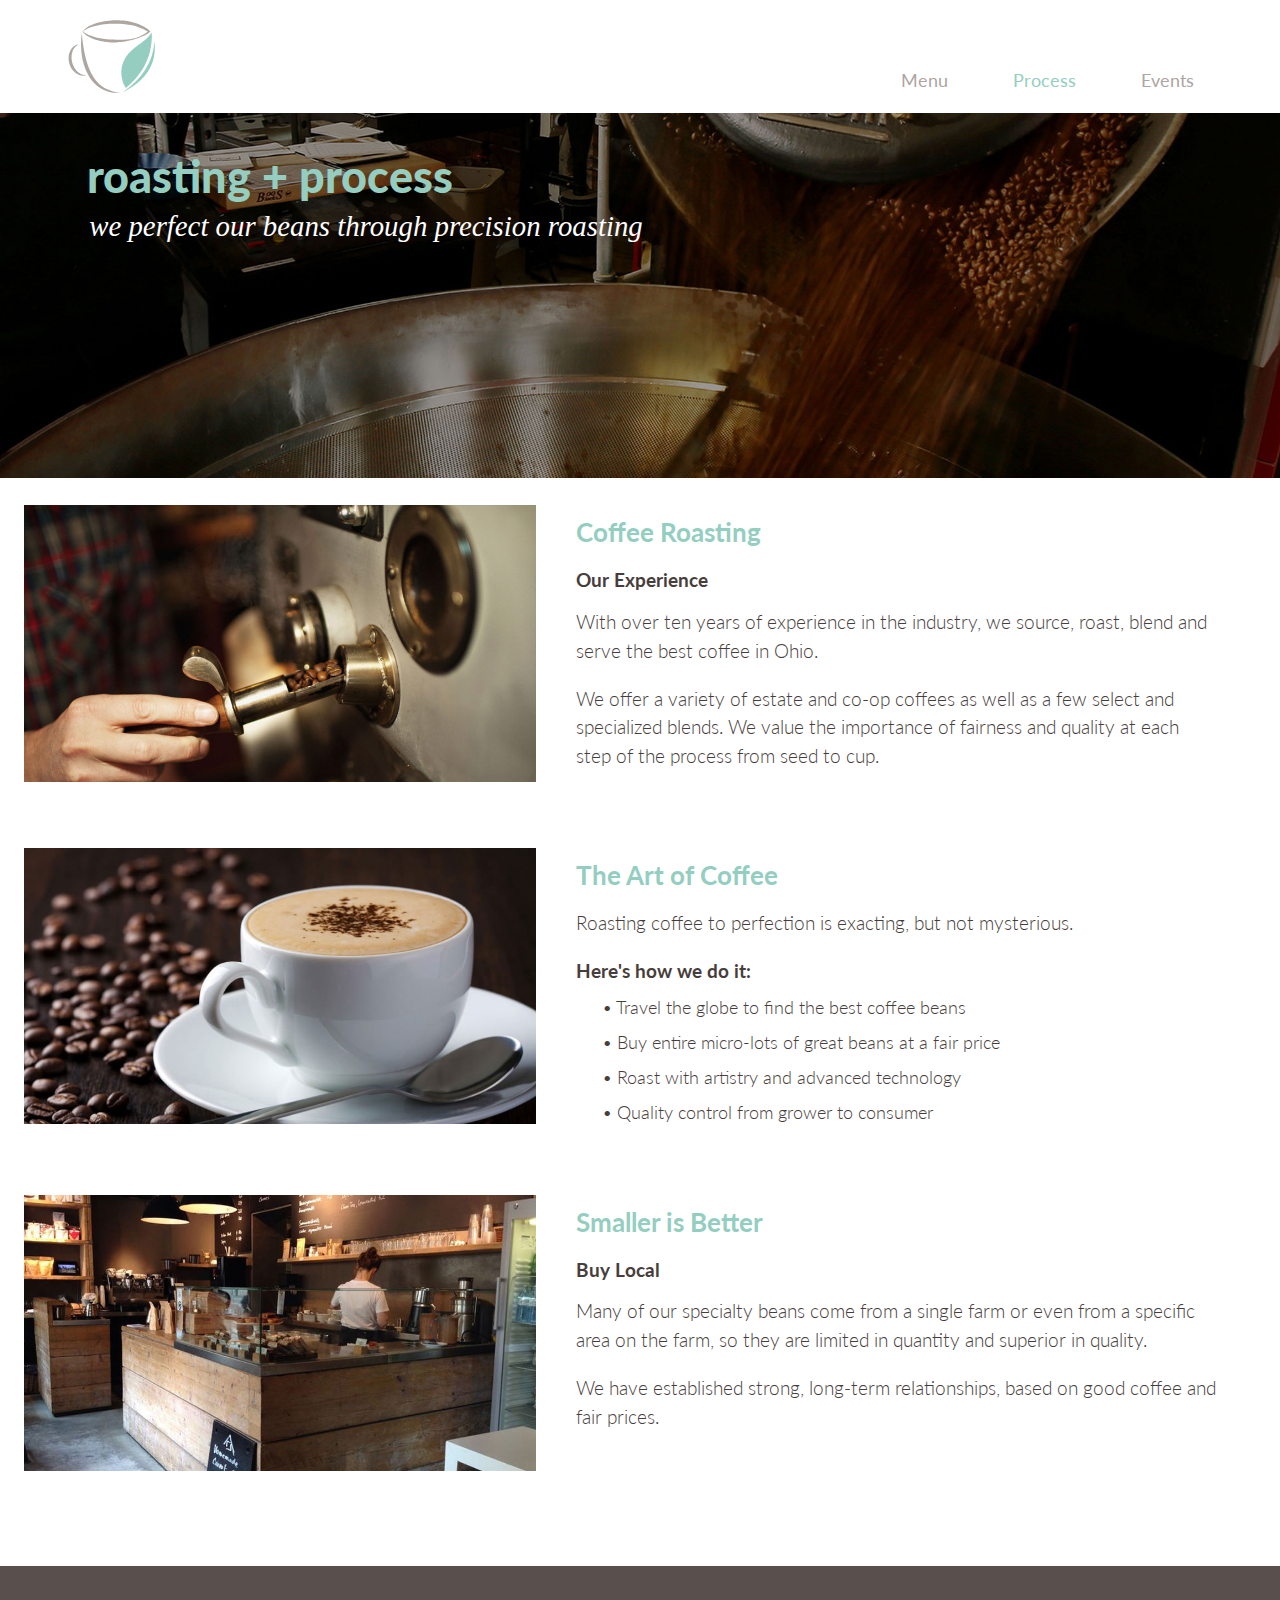
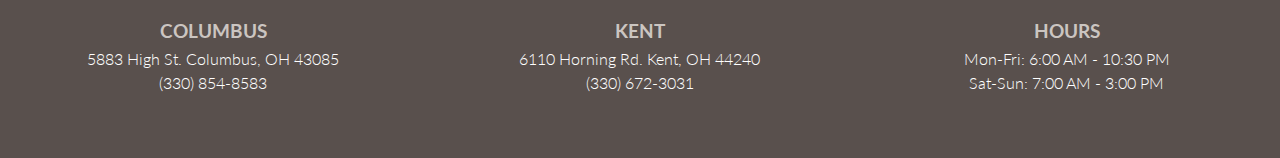
<file: templates/process.html>
<!DOCTYPE html>
<html lang="en-us">
  <head>
    <meta charset="utf-8">
    <meta http-equiv="X-UA-Compatible" content="IE=edge">
    <meta name="viewport" content="width=device-width, initial-scale=1">
    <title>Aroma Home Wireframes</title>
    <meta name="description" content="Page Description Goes Here">
  </head>

  <body>
    <header>
      <a href="index.html">
        <img src="assets/logo.svg" class="logo" alt="Aroma Coffee and Tea Logo"></img>
      </a>

      <a href="#menu" class="menu-link">Menu</a>

      <nav id="menu" role="navigation">
      			<ul>
      				<li><a href="menu.html">Menu</a></li>
      				<li><a class="process-active" href="process.html">Process</a></li>
      				<li><a href="events.html">Events</a></li>
      			</ul>
      </nav>
    </header>

    <main role="main">
      <div class="process-heading clearfix">
        <figure class="beanshome-2" role="banner">
            <img src="assets/process.jpg" alt="cemployee roasting coffee beans"/>
            <figcaption class="beanstext">
                <h1 class="hero">Roasting + Process</h1>
                <h2 class="hero2">We perfect our beans through precision roasting</h2>
            </figcaption>
          </figure>
      </div>


      <div class="process-page clearfix">
<div>
              <img class="process-img clearfix" src="assets/roasting.jpg"/>

              <div class="process-block">
                  <h5>Coffee Roasting</h5>
                  <p class="bold">Our Experience</p>
                  <p>With over ten years of experience in the industry, we source, roast, blend and serve the best coffee in Ohio.</p>

                  <p class="last">We offer a variety of estate and co-op coffees as well as a few select and specialized blends. We value the importance of fairness and quality at each step of the process from seed to cup.</p>
              </div>
	</div>

<div class = "clear"></div>

<div>

      <img class="process-img" src="assets/coffeeart.jpg"></img>

	<div class="process-block clearfix">
		<h5>The Art of Coffee</h5>
		<p>Roasting coffee to perfection is exacting, but not mysterious.</p>
		<p class="bold">Here's how we do it:</p>
			<ul class="last-li">
				<li>• Travel the globe to find the best coffee beans</li>
				<li>• Buy entire micro-lots of great beans at a fair price</li>
				<li>• Roast with artistry and advanced technology</li>
				<li>• Quality control from grower to consumer</li>
			</ul>
		</p>
	</div>
</div>
<div class = "clear"></div>

      <img class="process-img" src="assets/buylocal.jpg"></img>

      <div class="process-block">
      <h5>Smaller is Better</h5>
      <p class="bold">Buy Local</p>
      <p>Many of our specialty beans come from a single farm or even from a specific area on the farm, so they are limited in quantity and superior in quality.</p>

      <p class="last2">We have established strong, long-term relationships, based on good coffee and fair prices.
      </p>
    </div>

  </div>

    </main>

    <footer class="clearfix" role="contentinfo">
      <div class="footer">
        <div class="columbus">
          <h1>Columbus</h1>
          <p>5883 High St. Columbus, OH 43085</p>
          <p>(330) 854-8583</p>
        </div>

        <div class="kent">
          <h1>Kent</h1>
          <p>6110 Horning Rd. Kent, OH 44240</p>
          <p>(330) 672-3031</p>
        </div>

        <div class="hours">
          <h1>Hours</h1>
          <p>Mon-Fri: 6:00 AM - 10:30 PM</p>
          <p>Sat-Sun: 7:00 AM - 3:00 PM</p>
        </div>
      </div>
    </footer>


  </body>
</html>

<link href="style.css" rel="stylesheet" type="text/css" media="screen" />

<script src="https://ajax.googleapis.com/ajax/libs/jquery/2.2.2/jquery.min.js"></script>
<script src="javascript.js"></script>
</file>
<file: style.css>
@import url(https://fonts.googleapis.com/css?family=Lato:400,300,700);


body {
  margin-top: 2.5em;
  margin-left: 3em;
  margin-bottom: 3em;
}

h1 {
  font-family: "Lato", sans-serif;
  color: rgb(148,206,192);
  font-size: 1.6em;
  margin-top: 1.5em;
  font-weight: 700;
  text-transform: lowercase;
}

h2 {
  font-family: "Lato", sans-serif;
  text-transform: uppercase;
  font-size: 1em;
  color: rgb(89,80,77);
  margin-top: 1.75em;
}

a {
  font-family: "Georgia", serif;
  text-decoration: none;
  color: rgb(173,165,161);
}

a:hover {
  color: rgb(148,206,192);
}

.live-website {
  border: 2px solid rgb(148,206,192);
  background-color: white;
  padding: 1em;
  width: 158px;
  color: rgb(148,206,192);
}


.live-website:hover {
  border: 2px solid rgb(148,206,192);
  background-color: rgb(148,206,192);
  color: white;
}

.live-website:hover a {
  color: white;
}

.live-website a {
  font-family: "Lato", sans-serif;
  font-weight: 700;
  color: rgb(148,206,192);
}

img {
  width: 265px;
  margin-left: -1em;
}
</file>
<file: prototypes/style.css>
@import url(https://fonts.googleapis.com/css?family=Lato:300,700,900);


/* Header */

body {
  font-family: "Lato", arial, sans-serif;
  font-weight: 300;
  margin: 0;
  padding: 0;
}

/* Navigation */

@media screen and (min-width:800px) {
  nav {
    margin: 3.5em 3.5em 0 0;
  }
}

@media screen and (max-width:800px) {
  a.menu-link {
    margin: 2.75em 3.5em 0 0;
    font-size: 1.2em;
    color: rgb(173,165,161);
  }
}

.logo {
  margin: 0 0 0 3.5em;
}

nav ul li a {
    color: rgb(173,165,161);
    text-decoration: none;
    font-size: 1.1em;
    text-align: center;
}

@media screen and (min-width:800px) {
    nav {
      float: right;
    }
}

a.menu-link {
  	    float: right;
		    display: block;
		    padding: 1em;
        text-decoration: none;
        border: 2px solid rgb(173,165,161);
        padding: .5em 3em;
        font-weight: 700;
		}

@media screen and (max-width:520px) {
  a.menu-link {
    padding: .5em 1.25em;
    margin-right: 2em;
  }
  .logo {
    margin: 0 0 0 1.5em;
  }
}

		nav[role=navigation] {
			clear: both;
		/*	-webkit-transition: all 0.3s ease-out;
			-moz-transition: all 0.3s ease-out;
			-ms-transition: all 0.3s ease-out;
			-o-transition: all 0.3s ease-out;
			transition: all 0.3s ease-out;
    */
		}
		.js nav[role=navigation] {
			overflow: hidden;
			max-height: 0;
		}
		nav[role=navigation].active {
			max-height: 15em;
		}
		nav[role=navigation] ul {
			margin: 0;
			padding: 0;
			border-top: 1px solid #808080;
		}
		nav[role=navigation] li a {
			display: block;
			padding: 0.8em 1.5em;
			border-bottom: 1px solid #808080;
		}

		@media screen and (min-width:800px) {
			a.menu-link {
			   display: none;
			}
			.js nav[role=navigation] {
				max-height: none;
			}
			nav[role=navigation] ul {
				margin: 0 0 0 -0.25em;
				border: 0;
			}

			nav[role=navigation]  li {
				display: inline-block;
				margin: 0 0.25em;
			}
			nav[role=navigation] li a {
				border: 0;
			}
		}

    li a:hover {
      text-decoration: underline;
      color: rgb(148,206,192);
    }

/* Headings */

    p {
      color: rgb(71,62,60);
    }

    .awards {
      margin: 0 0 0 4.5em;
    }

    .awards td {
      line-height: 1.8em;
      margin-top: -.85em;
      font-size: 1.25em;
      color: rgb(71,62,60);
    }

    .awards table {
      margin: -1em 0 2em 0;
      width: 50%;
      float: left;
    }

    @media screen and (max-width:1105px) {
      .awards table, h1 {
        text-align: center;
      }
      .awards table {
        width: 100%
      }
      .awards .table2 {
        margin: -2em 0 0 0;
      }
    }

    h1 {
      color: rgb(148,206,192);
      font-weight: 900;
      text-transform: lowercase;
      font-size: 2.5em;
    }

    .hero {
      position: absolute;
      top: 25%;
      left: 5%;
      z-index: 1;
      font-size: 3em;
    }

    .hero2 {
      position: absolute;
      top: 34%;
      left: 5%;
      z-index: 1;
      font-size: 1.8em;
    }

    h2 {
      font-family: Georgia, serif;
      font-style: italic;
      font-weight: 300;
      color: white;
      text-transform: lowercase;
    }

    h3 {
      text-transform: uppercase;
      font-weight: 900;
      background-color: rgb(148,206,192);
      color: white;
      padding: 1em;
    }

    h4 {
      text-transform: uppercase;
      color: rgb(89,80,77);
      font-weight: 700;
    }

    h5 {
      color: rgb(148,206,192);
      font-weight: 700;
      font-size: 1.4em;
    }

    h6 {

    }


/* Images */

.heroimg {
  max-width: 100%;
  position: relative;
  z-index: -1;
}

img {
  max-width: 100%;
}


/* Footer */

footer {
  width: 100%;
  padding: 2.5em 0 1.5em 0;
  text-align: center;
}

footer h6 {
  color: rgb(203,197,193);
  text-transform: uppercase;
  font-size: 1.2em;
  margin: 0 0 .25em 0;
}

footer p {
  color: white;
  line-height: 1.5em;
  margin: .3em 0 2em 0;
}

.columbus, .kent, .hours {
  width: 33.333333%;
  float: left;
  background-color: rgb(89,80,77)
}

@media screen and (max-width:900px) {
  .columbus, .kent, .hours {
    float: none;
    width: 100%;
  }
}


/* Clearfix */

.clearfix:before, .clearfix:after {
  content: " ";
  display: block;
  height: 0;
  overflow: hidden;
}

.clearfix:after {
    clear: both;
}
.clearfix {
    zoom: 1; /* IE < 8 */
}
</file>
<file: templates/style.css>
@import url(https://fonts.googleapis.com/css?family=Lato:300,400,700,900);


/* Header */

body {
  font-family: "Lato", arial, sans-serif;
  font-weight: 300;
  margin: 0;
  padding: 0;
  max-width: 2000px;
  margin: 0 auto;
}

.event-section {
  padding-bottom: 2em;
  background-color: rgb(231,227,225);
}

strong {
  font-weight: 700;
}

/* Navigation */

@media screen and (min-width:800px) {
  nav {
    margin: 3.5em 3.5em 0 0;
  }
}

a.menu-link {
    margin: 2.2em 3.5em 0 0;
    font-size: 1.1em;
    color: rgb(173,165,161);
  }

.logo {
  width: 110px;
  margin: 0 0 0 3.5em;
}

nav ul li a {
    color: rgb(173,165,161);
    text-decoration: none;
    font-size: 1.1em;
    text-align: center;
    font-weight: 400;
}

@media screen and (min-width:800px) {
    nav {
      float: right;
    }
}

a.menu-link {
  	    float: right;
		    display: block;
		    padding: 1em;
        text-decoration: none;
        border: 2px solid rgb(173,165,161);
        padding: .5em 3em;
        font-weight: 700;
		}

@media screen and (max-width:520px) {
  a.menu-link {
    padding: .5em 1.25em;
    margin-right: 2em;
  }
  .logo {
    margin: 0 0 0 1.5em;
  }
}

		nav[role=navigation] {
			clear: both;
		/*	-webkit-transition: all 0.3s ease-out;
			-moz-transition: all 0.3s ease-out;
			-ms-transition: all 0.3s ease-out;
			-o-transition: all 0.3s ease-out;
			transition: all 0.3s ease-out;
    */
		}
		.js nav[role=navigation] {
			overflow: hidden;
			max-height: 0;
		}
		nav[role=navigation].active {
			max-height: 15em;
		}
		nav[role=navigation] ul {
			margin: 0;
			padding: 0;
			border-top: 1px solid #808080;
		}
		nav[role=navigation] li a {
			display: block;
			padding: 0.8em 1.5em;
			border-bottom: 1px solid #808080;
		}

		@media screen and (min-width:800px) {
			a.menu-link {
			   display: none;
			}
			.js nav[role=navigation] {
				max-height: none;
			}
			nav[role=navigation] ul {
				margin: 0 0 0 -0.25em;
				border: 0;
			}

			nav[role=navigation]  li {
				display: inline-block;
				margin: 0 0.25em;
			}
			nav[role=navigation] li a {
				border: 0;
			}
		}

    li a:hover {
      text-decoration: none;
      color: rgb(148,206,192);
    }

/* Headings */

h1 {
      color: rgb(148,206,192);
      font-weight: 900;
      text-transform: lowercase;
      font-size: 2em;
    }

    p {
      color: rgb(71,62,60);
    }

    .awards td {
      line-height: 1.6em;
      margin-top: -.85em;
      font-size: .95em;
      color: rgb(71,62,60);
    }

    .awards table {
      margin: -1em 0 2em 0;
      width: 50%;
      float: left;
    }

    @media screen and (min-width: 725px) {
      .awards {
        margin: .75em 2.5em;
        padding-left: .25em;
      }
      .awards table {
        font-size: 1em;
      }
      .table2 {
        margin-left: 2em;
      }
    }

    @media screen and (min-width: 840px) {
      .awards table {
        padding-top: .5em;
        font-size: 1.1em;
      }
      .awards {
        padding-left: 1.25em;
      }
    }

    @media screen and (min-width: 1050px) {
      .awards table {
        font-size: 1.3em;
      }
      .awards h1 {
        font-size: 2.2em;
      }
      .awards {
        padding-left: 3em;
      }
    }

    @media screen and (min-width: 1260px) {
      .awards table {
        font-size: 1.25em;
      }
      .awards h1 {
        font-size: 2.5em;
      }
      .awards {
        padding-left: 6em;
      }
    }

      @media screen and (max-width:725px) {
      .awards table, h1 {
        text-align: center;
      }
      .awards table {
        width: 100%
      }
      .awards .table2 {
        margin: -2.1em 0 1.5em 0;
      }
    }


/* Header Text */

    .beanshome {
      width: 100%;
      margin: 0 auto;
      position: relative;
      background-color: rgb(231,227,225);
    }

    .beanshome-2 {
      width: 100%;
      margin: 0 auto;
      position: relative;
      background-color: white;
    }

    .beanstext {
      text-align: left;
      font-size: .8em;
      position: absolute;
      top: -.65em;
      color: white;
      }

    .hero {
       font-family: "Lato", sans-serif;
       color: rgb(148,206,192);
       font-weight: 900;
       text-transform: lowercase;
       font-size: 2.2em;
       text-align: left;
       margin-left: 1.5em;
    }

    .hero2 {
       font-family: Georgia, serif;
       font-style: italic;
       font-weight: 300;
       color: white;
       font-size: 1.3em;
       text-transform: lowercase;
       margin-top: -.9em;
       margin-left: 2.5em;
       padding-right: 1em;
    }

    @media screen and (min-width:521px) {
      .hero {
        font-size: 2.6em;
        margin-top: .85em;
        margin-left: 2.2em;
      }
      .hero2 {
        font-size: 1.65em;
        margin-top: -.8em;
        margin-left: 3.5em;
      }
    }

    @media screen and (min-width:900px) {
      .hero {
        font-size: 3em;
        margin-top: 1em;
        margin-left: 2em;
      }
      .hero2 {
        font-size: 2em;
        margin-left: 3.1em;
      }
    }

    @media screen and (min-width: 1260px) {
      .hero {
        font-size: 3.5em;
        margin-left: 1.95em;
      }
      .hero2 {
        font-size: 2.25em;
        margin-left: 3.1em;
      }
    }

    h2 {
      font-family: Georgia, serif;
      font-style: italic;
      font-weight: 300;
      color: white;
      text-transform: lowercase;
    }

    h4 {
      text-transform: uppercase;
      color: rgb(89,80,77);
      font-weight: 700;
    }

    h5 {
      color: rgb(148,206,192);
      font-weight: 700;
      font-size: 1.4em;
    }


/* Images */

.heroimg {
  max-width: 100%;
  position: relative;
  z-index: -1;
}

.hoverimage:hover {
  opacity: .8;
}

img {
  max-width: 100%;
  width: 100%;
}





/* Event Block */

.eventblock {
  background-color: rgb(231,227,225);
  padding: 2.25em 0 1.75em 0;
  margin: 0;
}

.eventblock-2 {
  background-color: rgb(231,227,225);
  padding: .5em 0 .5em 0;
  margin: 0;
}

.eventblock-3 {
  background-color: rgb(231,227,225);
  padding: 2em 0 .2em 0;
  margin: 0;
}

figure {
  width: 80%;
  margin: 0 auto;
  position: relative;
}

.upcomingevent {
  font-family: "Lato", sans-serif;
  font-weight: 700;
  font-size: .8em;
  text-transform: uppercase;
  position: absolute;
  top: 1em;
  background-color: rgb(148,206,192);
  color: white;
  padding: .75em;
  line-height: 1.3;
}

@media screen and (min-width: 520px) {
  .upcomingevent {
    font-size: 1em;
  }
}

@media screen and (min-width: 1260px) {
  .upcomingevent {
    font-size: 1.15em;
  }
}

.description {
  background-color: white;
  width: 80%;
  margin: -1.5em auto 1em auto;
}

.description-text {
  padding: 0 .75em 0 1.3em;
}

@media screen and (min-width: 776px) {
  .description-text {
    padding: 0 1em 0 1.8em;
  }
}

@media screen and (min-width: 900px) {
  .description-text {
    padding: 0 0 0 2.4em;
  }
}



@media screen and (min-width: 685px) {
  .eventblock {
    margin: 0 auto;
    display: flex;
    padding: 2em;
  }
  .eventblock-2 {
    margin: 0 auto;
    display: flex;
    padding: 1em 2em;
  }
  .eventblock-3 {
    margin: 0 auto;
    display: flex;
    padding: 2.5em 2em 1em 2em;
  }
  .midtermphoto {
    float: left;
    height: auto;
    width: 500px;
  }
  .description {
    margin: 0;
    padding: -1em;
  }
}

@media screen and (min-width:776px) {
  .eventblock {
    padding: 2.5em;
  }
  .eventblock-2 {
    padding: 1em 2.5em;
  }
  .eventblock-3 {
    padding: 2.5em 2.5em 1em 2.5em;
  }
}

@media screen and (min-width: 1050px) {
  .eventblock {
    padding: 3.5em 4.5em;
  }
}

h4 {
  padding: 1.5em 0 0 0;
  font-size: .9em;
}

.eventdate {
  margin-top: -1em;
  font-size: .9em;
  display: inline-block;
}

@media screen and (min-width: 685px) {
  h4 {
    padding: .75em 0 0 0;
    font-size: .9em;
   }
   .eventdate {
     font-size: .9em;
   }
}

@media screen and (min-width:776px) {
  h4 {
    padding-top: 1em;
    font-size: .9em;
  }
  .eventdate {
    font-size: .9em;
  }
  .eventblock p {
    font-size: 1.1em;
    line-height: 1.4em;
    margin-top: .75em;
  }
  .eventblock-2 p {
    font-size: 1.1em;
    line-height: 1.4em;
    margin-top: .75em;
  }
  .eventblock-3 p {
    font-size: 1.1em;
    line-height: 1.4em;
    margin-top: .75em;
  }
  .eventblock h5 {
    font-size: 1.3em;
    margin-top: -.75em;
  }
  .eventblock-2 h5 {
    font-size: 1.3em;
    margin-top: -.75em;
  }
  .eventblock-3 h5 {
    font-size: 1.3em;
    margin-top: -.75em;
  }
}

@media screen and (min-width: 900px) {
  h4 {
    padding-top: .75em;
    padding-bottom: .45em;
  }
  .eventblock p {
    font-size: 1.2em;
  }
  .eventblock-2 p {
    font-size: 1.2em;
  }
  .eventblock-3 p {
    font-size: 1.2em;
  }
}

@media screen and (min-width: 969px) {
  h4 {
    padding-top: 1em;
  }
  .eventdate {
    margin-top: 0;
    padding-top: 1.5em;
  }
}

@media screen and (min-width:1050px) {
  .midtermphoto {
    width: 60%;
    height: 260px;
    overflow: hidden;
  }
  h4 {
    padding-top: 1.5em;
  }
}

@media screen and (min-width:1260px) {
  h4 {
    padding-top: 1em;
    padding-bottom: .45em;
    font-size: 1em;
  }
  .eventdate {
    padding-top: 1em;
    font-size: 1em;
  }
  .eventblock p {
    font-size: 1.3em;
  }
  .eventblock-2 p {
    font-size: 1.3em;
  }
  .eventblock-3 p {
    font-size: 1.3em;
  }
  .eventblock h5 {
    font-size: 1.65em;
  }
  .eventblock-2 h5 {
    font-size: 1.65em;
  }
  .eventblock-3 h5 {
    font-size: 1.65em;
  }
}

.extendedhours {
  margin-top: -.6em;
  margin-bottom: 0;
  font-size: 1.3em;
}

.eventdescription {
  margin-right: 1em;
}

.eventblock a {
  text-decoration: none;
  color: rgb(148,206,192);
  }



/* Menu Page */

.menu-block table {
  border-spacing: 2.5em 0;
}

@media screen and (min-width: 1190px) {
  .menu-block table {
    border-spacing: 5.5em 0;
  }
}

@media screen and (min-width: 640px) {
  .coffee .flavor2 {
    margin-left: 6.9em;
    display: block;
  }
  .espressomore .flavor2 {
    margin-left: 7.4em;
    display: block;
  }
  .tea .flavor2 {
    margin-left: 8em;
    display: block;
  }
}


@media screen and (min-width: 900px) {
  .coffee .flavor2 {
    margin-left: 8.6em;
    display: block;
  }
  .espressomore .flavor2 {
    margin-left: 9em;
    display: block;
  }
  .tea .flavor2 {
    margin-left: 9.75em;
    display: block;
  }
}

@media screen and (min-width: 1190px) {
  .coffee .flavor2 {
    margin-left: 13.6em;
    display: block;
  }
  .espressomore .flavor2 {
    margin-left: 14em;
    display: block;
  }
  .tea .flavor2 {
    margin-left: 14.75em;
    display: block;
  }
}


.menu-block h1 {
      color: rgb(148,206,192);
      font-weight: 900;
      text-transform: lowercase;
      font-size: 2em;
      text-align: left;
      padding-left: 1.75em;
      margin-bottom: 0em;
  }

  @media screen and (min-width: 521px) {
    .menu-block h1 {
      padding-left: 2.5em;
    }
  }

  @media screen and (min-width: 900px) {
    .menu-block h1 {
      padding-left: 3.5em;
      font-size: 2.2em;
    }
  }

  @media screen and (min-width: 1190px) {
    .menu-block h1 {
      padding-left: 4.25em;
      font-size: 2.5em;
    }
  }

  .menu-block h4 {
      font-size: 1em;
      text-align: left;
      padding-left: 3.5em;
      margin-bottom: .75em;
      margin-top: 0em;
      padding-left: 3.5em;
    }

    @media screen and (min-width: 521px) {
      .menu-block h4 {
        padding-left: 5em;
      }
    }

    @media screen and (min-width: 675px) {
      .menu-block h4 {
        padding-top: 1.5em;
      }
    }

    @media screen and (min-width: 900px) {
      .menu-block h4 {
        padding-left: 7em;
        font-size: 1.1em;
        margin-bottom: .25em;
      }
    }

    @media screen and (min-width: 1190px) {
      .menu-block h4 {
        padding-left: 9.75em;
      }
    }


.menu-block td {
        font-size: .95em;
        padding-left: 1.1em;
        color: rgb(71,62,60);
        line-height: 1.5em;
      }

@media screen and (min-width: 350px) {
  .menu-block td {
        font-size: 1.1em;
  }
}


@media screen and (min-width: 521px) {
  .menu-block td {
    padding-left: 2.25em;
  }
}

@media screen and (min-width: 900px) {
    .menu-block td {
      padding-left: 4.35em;
      font-size: 1.2em;
      }
    }

.flavors {
  background-color: rgb(231,227,225);
  padding-bottom: 1.25em;
  margin-top: 1.5em;
}

@media screen and (min-width: 640px) {
  .hotcoffee, .icedcoffee, .bybeans, .bybag, .flavors, .espresso, .classiclatte, .cappuccino, .flavoredlatte, .cafeamericano, .mocha, .hottea, .icedtea, .muffin, .waffle, .scone, .biscotti, .bread, .cake {
    float: left;
  }
  .flavors {
    width: 100%;
  }
}

.cake {
  margin-bottom: 3em;
}





/* Process Page */

.process-page img {
  width: 80%;
  margin: 1em auto;
  display: block;
}

@media screen and (min-width: 900px) {
  .process-page img {
    margin: 1.5em 2.5em 1.5em 1.5em;
    width: 40%;
  }
}


.process-page h5 {
  text-align: center;
  margin-top: 0em;
  margin-bottom: 0em;
}

@media screen and (min-width: 900px) {
  .process-page h5 {
    text-align: left;
    margin-top: 1em;
  }
}

@media screen and (min-width: 1100px) {
  .process-page h5 {
    font-size: 1.6em;
    margin-top: 1.4em;
  }
}

.process-page ul li {
  color: rgb(71,62,60);
  margin: .5em 1.5em 0 1.5em;
  list-style-type: none;
  text-align: center;
}

@media screen and (min-width: 500px) {
  .process-page ul li {
    font-size: 1.1em;
    line-height: 1.5em;
  }
}

@media screen and (min-width: 900px) {
  .process-page ul li {
    text-align: left;
  }
}

.process-page p {
  text-align: center;
  padding: 0 1.5em;
  line-height: 1.4em;
}


@media screen and (min-width: 500px) {
  .process-page p {
    font-size: 1.1em;
    line-height: 1.5em;
    padding: 0 4.5em;
  }
}

@media screen and (min-width: 900px) {
  .process-page p {
    text-align: left;
    padding: 0;
  }
}

@media screen and (min-width: 1100px) {
  .process-page p {
    font-size: 1.2em;
  }
}

.process-page .last {
  margin-bottom: 2.75em;
}

.last2 {
  margin-bottom: 3em;
}

@media screen and (min-width:1232px) {
  .last2 {
    margin-bottom: 7em;
  }
}


.last-li {
  padding: 0;
  margin-bottom: 2.75em;
}

.bold {
  font-weight: 700;
  margin-bottom: -.35em;
}

@media screen and (min-width: 900px) {
  .process-block {
    float: left;
    text-align: left;
  	width:50%;
  }
  .process-img {
    float: left;
    text-align: left;
	width:60%;
  }
}

.clear {
	clear:both;
}




/* Footer */

footer {
  width: 100%;
  text-align: center;
  background-color:rgb(89,80,77);
}

.footer {
  padding: 3em 0 4em 0;
}

@media screen and (min-width: 840px) {
  .footer {
    padding: 2.5em 0 9.5em 0;
  }
}

footer h1 {
  color: rgb(203,197,193);
  font-size: 1.2em;
  font-weight: 700;
  text-transform: uppercase;
}

.hours, .kent {
  margin-top: 2.5em;
}

footer p {
  color: white;
  font-size: 1em;
  line-height: .5em;
  margin-top: .2em;
}

.footer a {
  color: white;
  text-decoration: none;
}

@media screen and (min-width: 840px) {
  .columbus, .hours, .kent {
    width: 33.3333%;
    float: left;
    margin: 0 0 2em 0;
    padding: 0;
  }
}

/* Active Navigation Links */

.menu-active {
  text-decoration: none;
  color: rgb(148,206,192);
}

.events-active {
  text-decoration: none;
  color: rgb(148,206,192);
}

.process-active {
  text-decoration: none;
  color: rgb(148,206,192);
}

/* Clearfix */

.clearfix:before, .clearfix:after {
  content: " ";
  display: block;
  height: 0;
  overflow: hidden;
}

.clearfix:after {
    clear: both;
}
.clearfix {
    zoom: 1; /* IE < 8 */
}
</file>
<file: wireframes/style.css>
/* Header */

body {
  max-width: 1000px;
  padding: 1em;
  font-family: Helvetica, Arial, sans-serif;
}

div, section, main, aside, header, footer {
  border: 1px solid lightgray;
  padding: .5em;
  margin-bottom: 1em;
}

/* Images */

img {
  max-width: 50%;
}


/* Footer */
</file>
